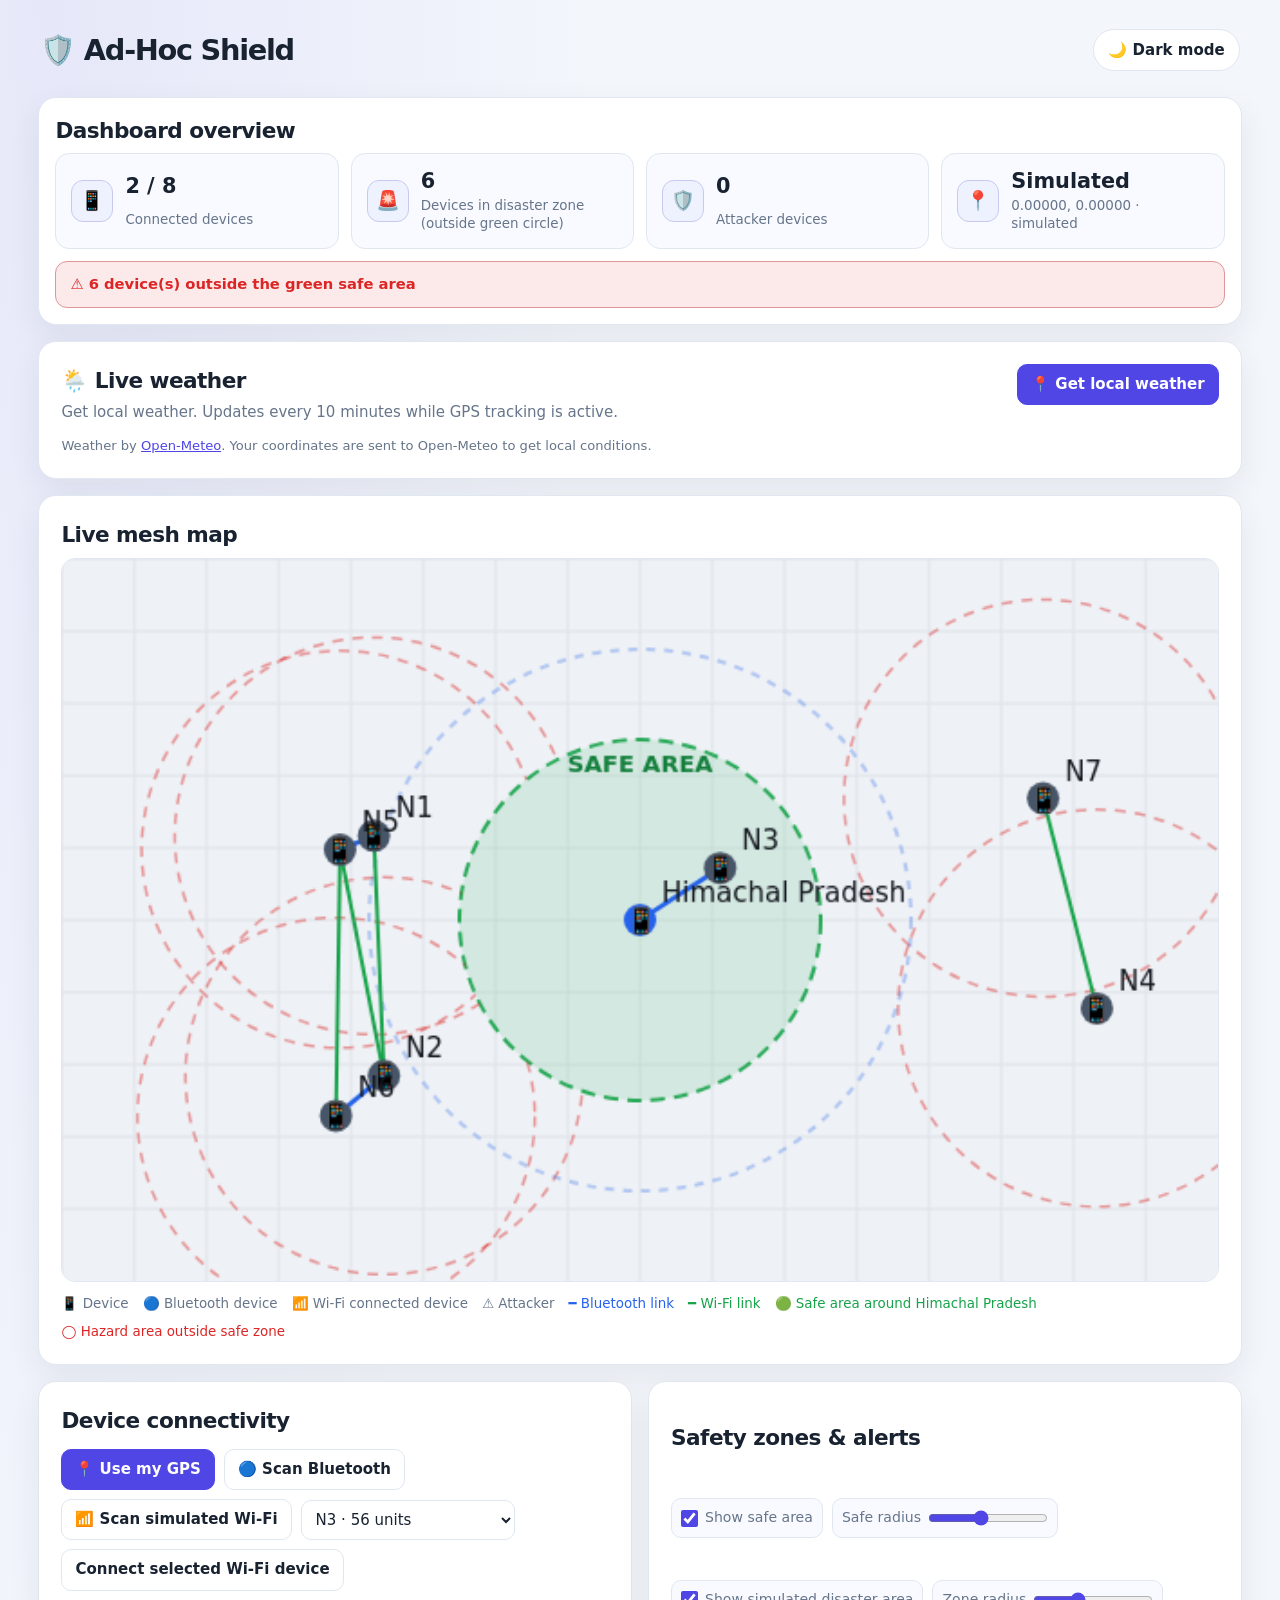
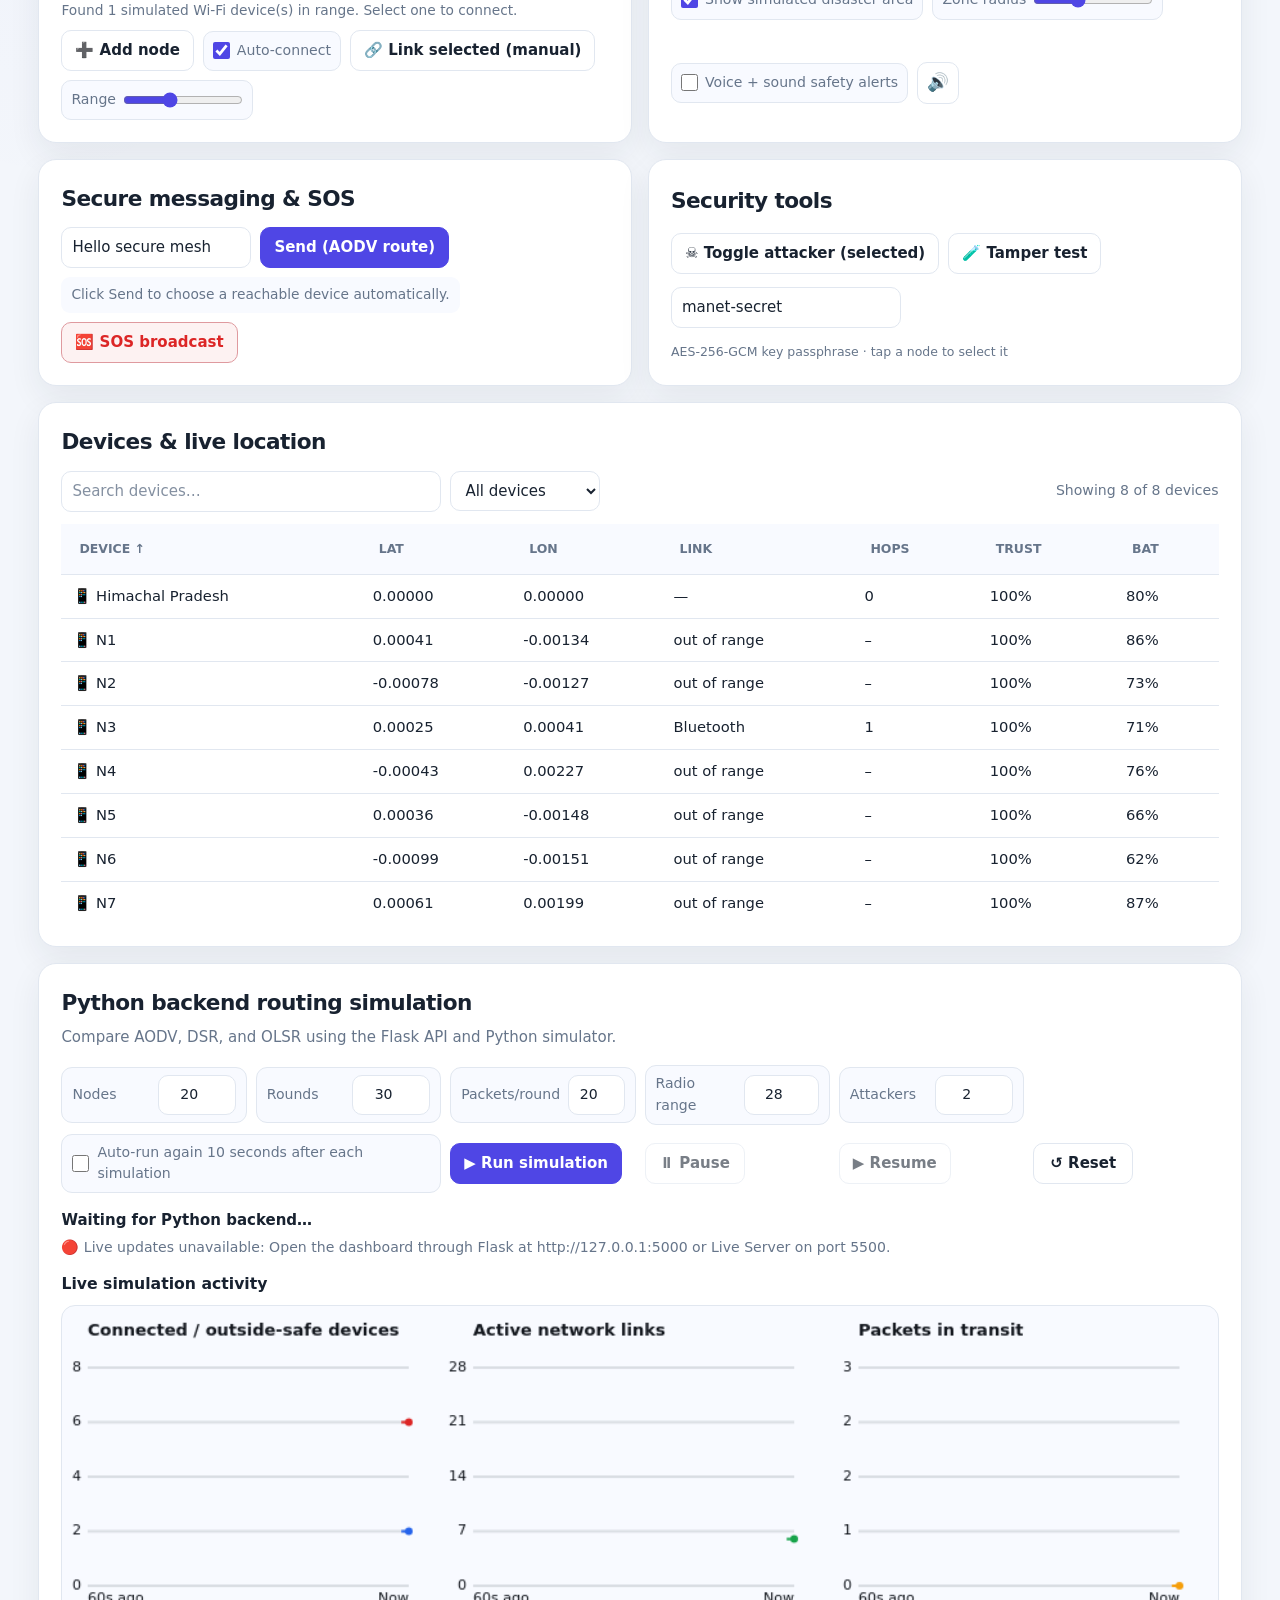
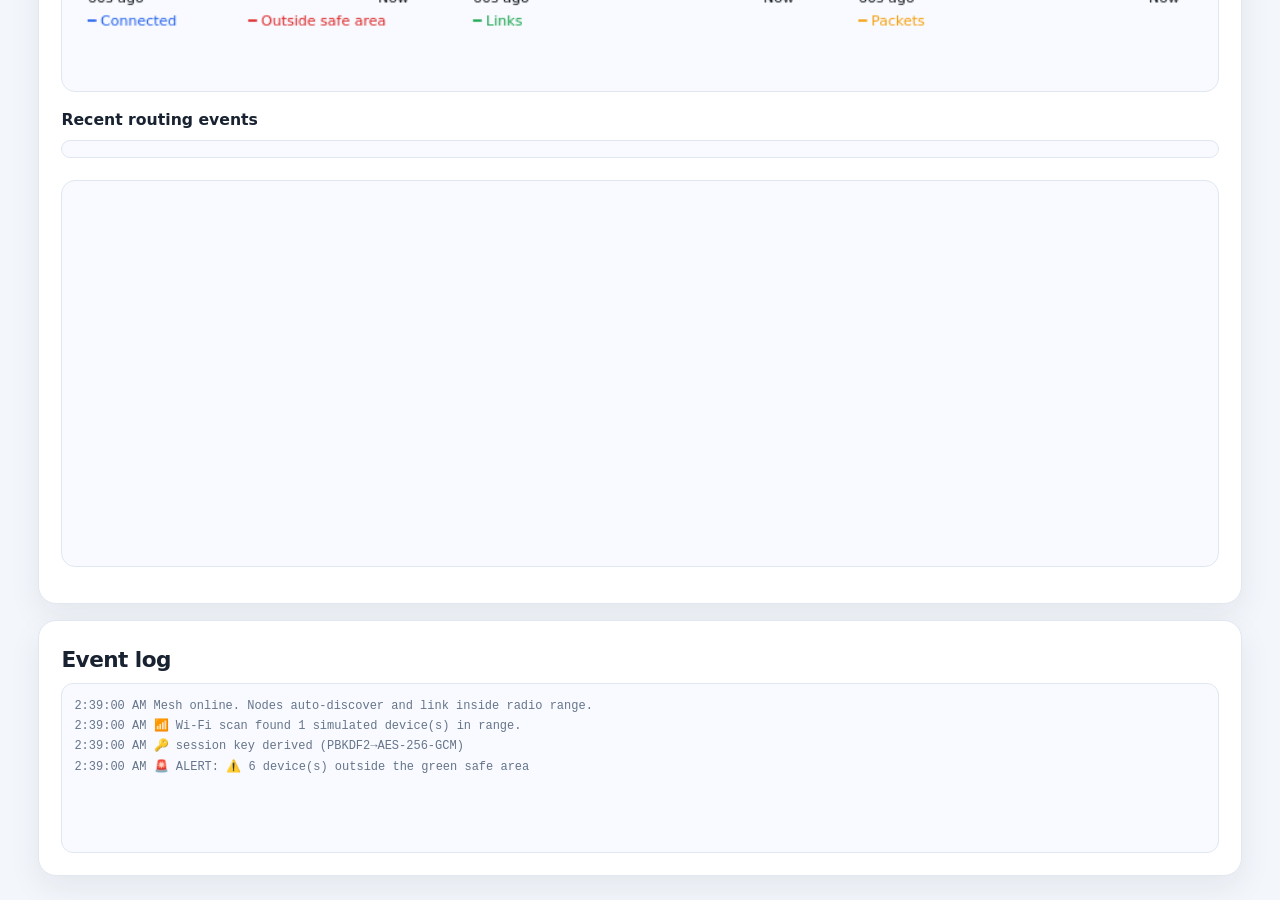
<file: index.html>
<!DOCTYPE html>
<html lang="en">
<head>
  <meta charset="utf-8">
  <meta name="viewport" content="width=device-width, initial-scale=1">
  <meta http-equiv="refresh" content="0; url=manet.html">
  <title>Ad-Hoc Shield</title>
</head>
<body>
  <script>window.location.replace("manet.html");</script>
</body>
</html>
</file>
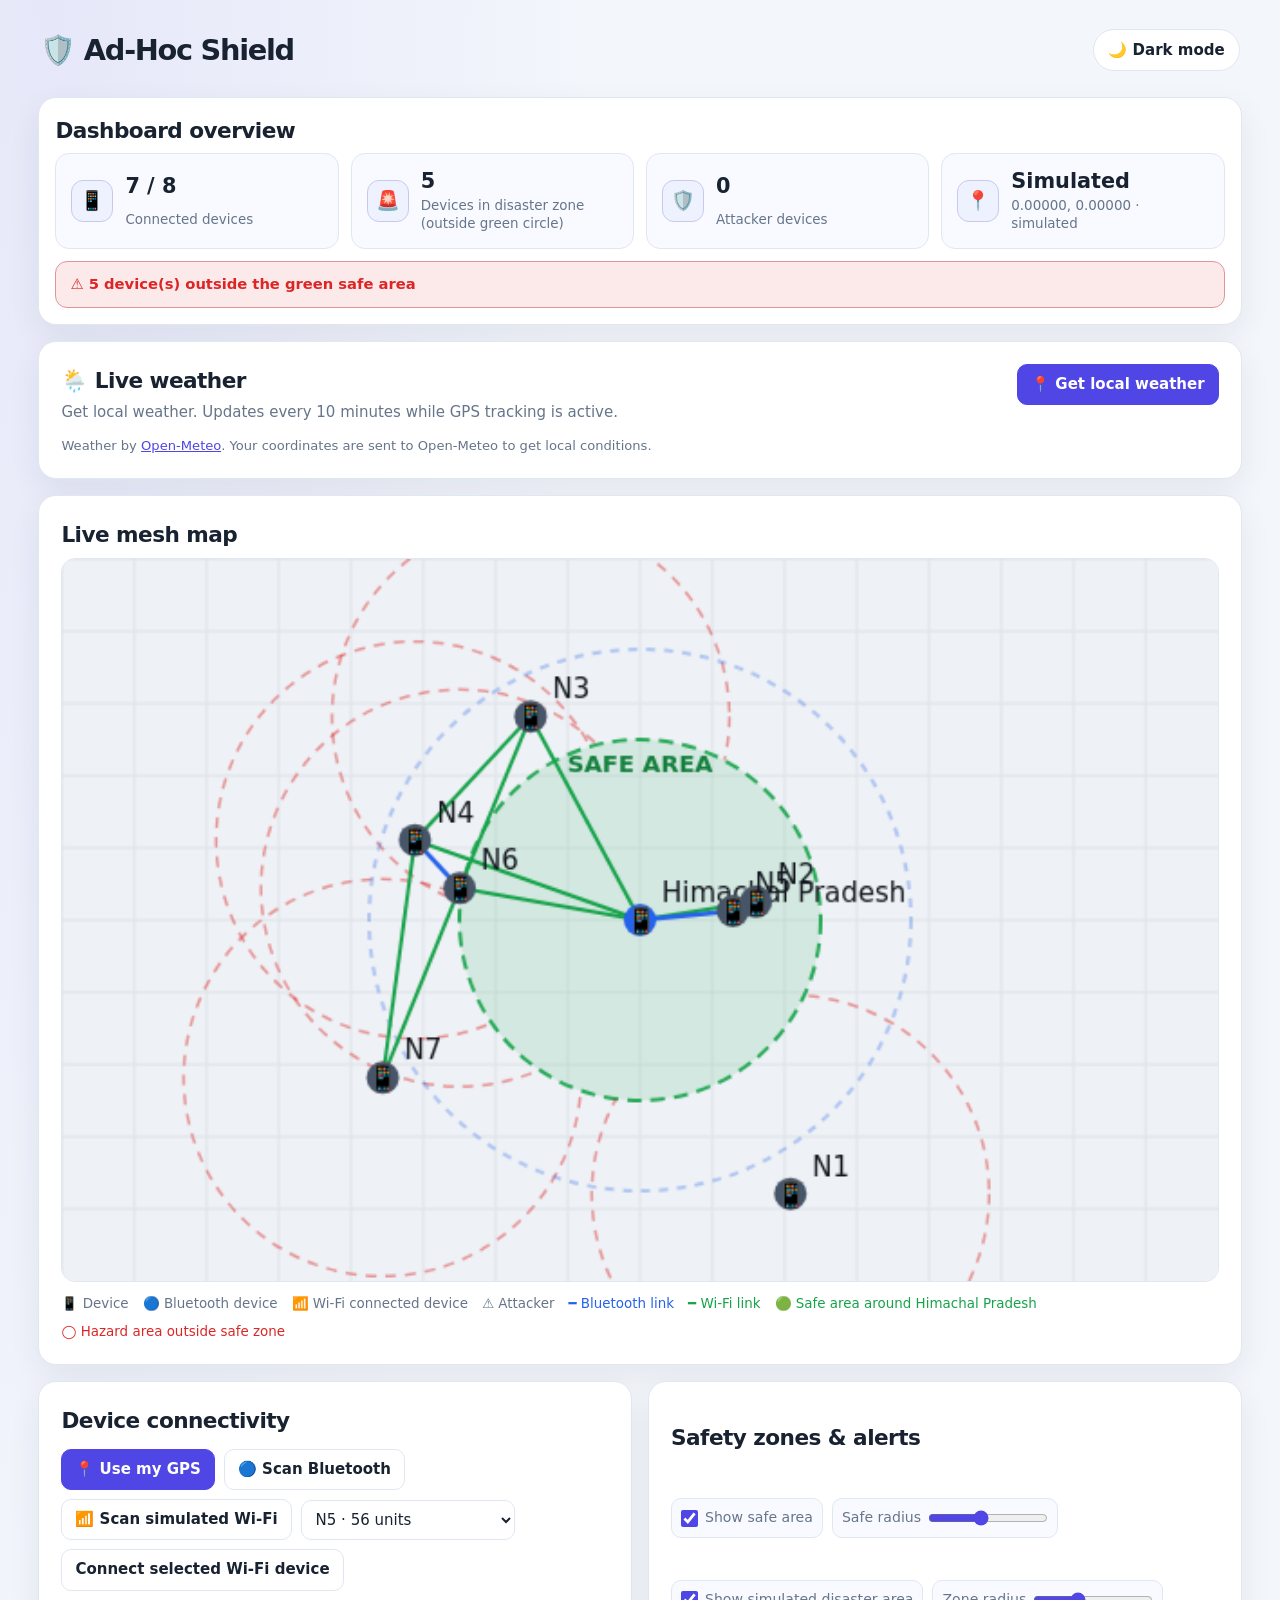
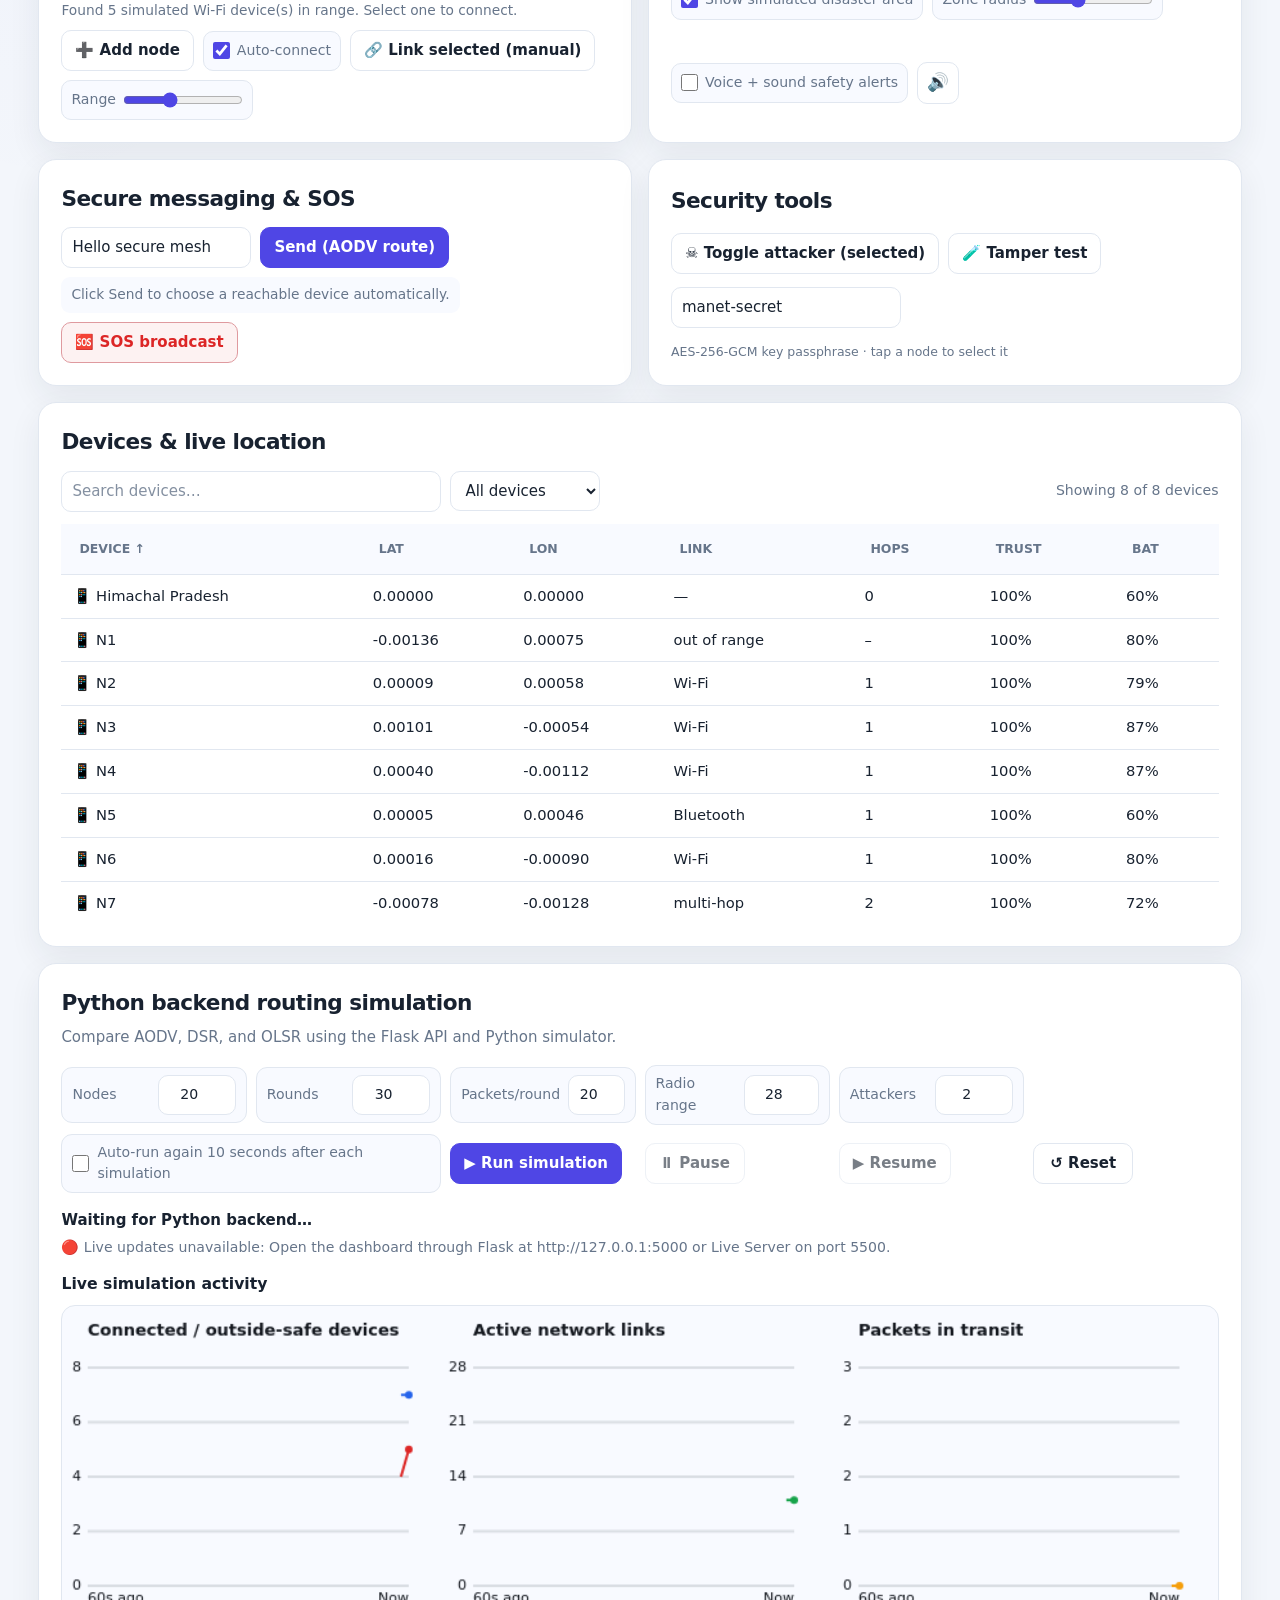
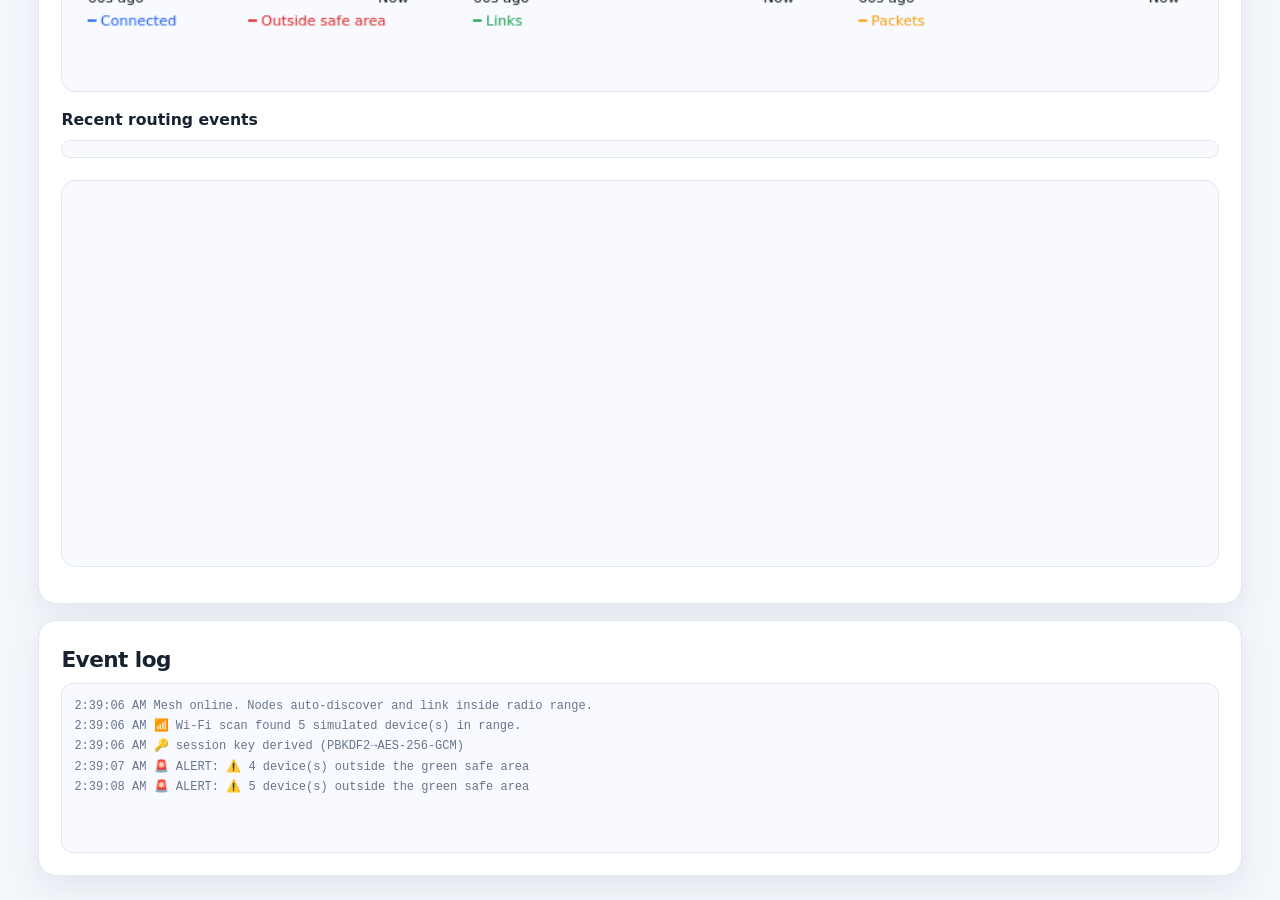
<file: manet.html>
<!DOCTYPE html>
<html lang="en"><head><meta charset="utf-8">
<meta name="viewport" content="width=device-width, initial-scale=1, viewport-fit=cover">
<title>Ad-Hoc Shield — Secure Mesh</title>
<link rel="stylesheet" href="style.css">
</head><body>
<header class="app-header">
  <h1>🛡️ Ad-Hoc Shield</h1>
  <button type="button" id="theme-toggle" aria-pressed="false">🌙 Dark mode</button>
</header>
<main class="dashboard-sections">
<section class="card status-card" aria-labelledby="overview-heading">
  <h2 id="overview-heading">Dashboard overview</h2>
  <div class="status-grid">
    <div class="status-tile"><span class="status-icon">📱</span><strong id="connected-count">0 / 0</strong><span>Connected devices</span></div>
    <div class="status-tile"><span class="status-icon">🚨</span><strong id="zone-count">0</strong><span>Devices in disaster zone (outside green circle)</span></div>
    <div class="status-tile"><span class="status-icon">🛡️</span><strong id="attacker-count">0</strong><span>Attacker devices</span></div>
    <div class="status-tile"><span class="status-icon">📍</span><strong id="location-status">Simulated</strong><span id="location-value">Location initializing…</span></div>
  </div>
  <div id="alert-banner" class="alert-banner" role="status">No active alerts.</div>
</section>
<section class="card weather-card" aria-labelledby="weather-heading">
  <div class="weather-header">
    <div>
      <h2 id="weather-heading">🌦️ Live weather</h2>
      <p id="weather-status" role="status" aria-live="polite">Get local weather. Updates every 10 minutes while GPS tracking is active.</p>
    </div>
    <button type="button" class="p" id="weather-refresh">📍 Get local weather</button>
  </div>
  <div id="weather-current" class="weather-current" hidden>
    <div class="weather-summary">
      <span id="weather-icon" class="weather-icon" aria-hidden="true">🌤️</span>
      <strong id="weather-temperature">--°C</strong>
      <span id="weather-condition">Waiting for weather…</span>
    </div>
    <div class="weather-details">
      <div><span>Feels like</span><strong id="weather-feels-like">—</strong></div>
      <div><span>Humidity</span><strong id="weather-humidity">—</strong></div>
      <div><span>Wind</span><strong id="weather-wind">—</strong></div>
      <div><span>Precipitation</span><strong id="weather-precipitation">—</strong></div>
      <div><span>Local time</span><strong id="weather-local-time">—</strong></div>
    </div>
    <p id="weather-updated" class="weather-updated"></p>
  </div>
  <small class="weather-attribution">Weather by <a href="https://open-meteo.com/" target="_blank" rel="noopener noreferrer">Open-Meteo</a>. Your coordinates are sent to Open-Meteo to get local conditions.</small>
</section>
<section class="card map-card" aria-labelledby="map-heading">
<h2 id="map-heading">Live mesh map</h2>
<canvas id="c" width="640" height="400"></canvas>
<div class="lg"><span>📱 Device</span><span>🔵 Bluetooth device</span><span>📶 Wi‑Fi connected device</span><span>⚠️ Attacker</span><span style="color:#2563eb">━ Bluetooth link</span><span style="color:#16a34a">━ Wi‑Fi link</span><span style="color:#16a34a">🟢 Safe area around Himachal Pradesh</span><span style="color:#dc2626">◯ Hazard area outside safe zone</span></div>
 </section>
<div class="controls-grid">
<section class="card control-card" aria-labelledby="connectivity-heading">
<h2 id="connectivity-heading">Device connectivity</h2>
<button class="p" id="gps">📍 Use my GPS</button>
<button id="bt">🔵 Scan Bluetooth</button>
<button id="wifi-scan">📶 Scan simulated Wi-Fi</button>
<select id="wifi-device" aria-label="Nearby simulated Wi-Fi devices" disabled>
  <option value="">Scan to find nearby devices</option>
</select>
<button id="wifi-connect" disabled>Connect selected Wi-Fi device</button>
<span id="wifi-status" class="wifi-status" role="status" aria-live="polite">Searching for nearby simulated devices…</span>
<button id="add">➕ Add node</button>
<label><input type="checkbox" id="auto" checked> Auto-connect</label>
<button id="link">🔗 Link selected (manual)</button>
<label>Range <input type="range" id="rng" min="60" max="300" value="150"></label>
 </section>
<section class="card control-card" aria-labelledby="safety-heading">
<h2 id="safety-heading">Safety zones &amp; alerts</h2>
<label><input type="checkbox" id="safe-enabled" checked> Show safe area</label>
<label>Safe radius <input type="range" id="safe-radius" min="40" max="180" value="100"></label>
<label><input type="checkbox" id="zone-enabled" checked> Show simulated disaster area</label>
<label>Zone radius <input type="range" id="zone-radius" min="50" max="220" value="110"></label>
<label><input type="checkbox" id="alarm-enabled"> Voice + sound safety alerts</label>
<button type="button" id="alert-mute" class="speaker-toggle" aria-label="Mute safety alerts" aria-pressed="false" title="Mute safety alerts">🔊</button>
 </section>
<section class="card control-card" aria-labelledby="messaging-heading">
<h2 id="messaging-heading">Secure messaging &amp; SOS</h2>
<input id="msg" placeholder="Message" value="Hello secure mesh">
<button class="p" id="send">Send (AODV route)</button>
<span id="send-status" role="status" aria-live="polite">Click Send to choose a reachable device automatically.</span>
<button class="d" id="sos">🆘 SOS broadcast</button>
 </section>
<section class="card control-card" aria-labelledby="security-heading">
<h2 id="security-heading">Security tools</h2>
<button id="bad">☠ Toggle attacker (selected)</button>
<button id="tam">🧪 Tamper test</button>
<input id="key" value="manet-secret" title="Shared passphrase → AES-256-GCM key"> <small style="color:var(--mu)">AES‑256‑GCM key passphrase · tap a node to select it</small>
 </section>
</div>
<section class="card t devices-card" aria-labelledby="devices-heading">
  <h2 id="devices-heading">Devices &amp; live location</h2>
  <div class="device-toolbar">
    <input id="device-search" type="search" placeholder="Search devices…" aria-label="Search devices">
    <select id="device-filter" aria-label="Filter devices">
      <option value="all">All devices</option>
      <option value="reachable">Reachable</option>
      <option value="attackers">Attackers</option>
      <option value="quarantined">Quarantined</option>
    </select>
    <span id="device-count" role="status" aria-live="polite"></span>
  </div>
  <table id="tb"></table>
</section>
<section class="card simulation-card" aria-labelledby="simulation-heading">
<h2 id="simulation-heading">Python backend routing simulation</h2>
<p>Compare AODV, DSR, and OLSR using the Flask API and Python simulator.</p>
<div class="sim-settings">
  <label>Nodes <input id="sim-nodes" type="number" min="3" max="100" value="20"></label>
  <label>Rounds <input id="sim-rounds" type="number" min="1" max="100" value="30"></label>
  <label>Packets/round <input id="sim-packets" type="number" min="1" max="50" value="20"></label>
  <label>Radio range <input id="sim-range" type="number" min="1" max="150" value="28"></label>
  <label>Attackers <input id="sim-attackers" type="number" min="0" max="99" value="2"></label>
  <label><input type="checkbox" id="sim-auto"> Auto-run again 10 seconds after each simulation</label>
  <button class="p" id="run-simulation">▶ Run simulation</button>
  <button type="button" id="sim-pause" disabled>⏸ Pause</button>
  <button type="button" id="sim-resume" disabled>▶ Resume</button>
  <button type="button" id="sim-reset">↺ Reset</button>
</div>
<p id="sim-status" role="status">Waiting for Python backend…</p>
<p id="sim-live-status" class="live-connection" role="status">Connecting to live event stream…</p>
<div class="live-feed-panel">
  <strong>Live simulation activity</strong>
  <canvas id="network-activity-graph" class="live-activity-graph" width="900" height="300" role="img" aria-label="Live connected devices, devices outside the safe area, network links, and packets in transit"></canvas>
  <strong>Recent routing events</strong>
  <ol id="sim-live-feed" class="sim-live-feed" role="log" aria-live="polite" aria-relevant="additions"></ol>
  <div id="live-chart-panel" class="live-chart-panel" hidden>
    <strong>Live routing performance</strong>
    <canvas id="sim-live-graph" class="live-progress-graph" width="900" height="320" role="img" aria-label="Live packet delivery, delivered packet, and route failure graph"></canvas>
  </div>
</div>
<div id="sim-metrics" class="status-grid sim-metrics" aria-live="polite"></div>
<div id="sim-results" class="t"></div>
<canvas id="sim-graph" class="sim-graph" width="900" height="300" role="img" aria-label="Routing algorithm comparison graphs" hidden></canvas>
<div id="sim-downloads" class="sim-downloads"></div>
</section>
<section class="card event-card" aria-labelledby="event-log-heading"><h2 id="event-log-heading">Event log</h2><div id="log"></div></section>
</main>
<script>
const C=document.getElementById('c'),X=C.getContext('2d'),$=id=>document.getElementById(id),root=document.documentElement;
const W=640,H=400;let nodes=[],sel=null,manual=new Set(),wifiConnected=new Set(),pk=[],flash={},base={lat:0,lon:0,gps:false},gpsWatchId=null,gpsAccuracy=null,gpsState='simulated',key,alarmAudio=null,alertMuted=false,previousAlertIds=new Set(),liveAutoTimer=null,liveEventSource=null,liveRunId=null,simulationRunCount=0,lastSimulationRows=[],weatherLastCoords=null,weatherLastFetchedAt=0,weatherRequestId=0,weatherClockFormatter=null;
const routingAlgorithms=['AODV','DSR','OLSR'];
function emptyLiveProgress(){return Object.fromEntries(routingAlgorithms.map(algorithm=>[algorithm,{sent:0,delivered:0,dropped:0,no_route:0,history:[]}]))}
let liveProgress=emptyLiveProgress();
let activitySamples=[],lastActivitySampleAt=0;
const sleep=ms=>new Promise(r=>setTimeout(r,ms)),R=()=>+$('rng').value;
const zoneRadius=()=>+$('zone-radius').value;
const isDarkTheme=()=>root.dataset.theme==='dark'||(!root.dataset.theme&&matchMedia('(prefers-color-scheme: dark)').matches);
function log(s){const l=$('log');l.innerHTML+=`<div>${new Date().toLocaleTimeString()} ${s}</div>`;l.scrollTop=1e9}
const savedTheme=localStorage.getItem('manet-theme');
if(savedTheme==='light'||savedTheme==='dark')root.dataset.theme=savedTheme;
function updateThemeButton(){
  const dark=isDarkTheme(),button=$('theme-toggle');
  button.textContent=dark?'☀️ Light mode':'🌙 Dark mode';
  button.setAttribute('aria-pressed',String(dark));
  button.setAttribute('aria-label',`Switch to ${dark?'light':'dark'} mode`);
}
$('theme-toggle').onclick=()=>{
  root.dataset.theme=isDarkTheme()?'light':'dark';
  localStorage.setItem('manet-theme',root.dataset.theme);
  updateThemeButton();
  if(lastSimulationRows.length&&!$('sim-graph').hidden)drawSimulationChart($('sim-graph'),lastSimulationRows);
  if(!$('live-chart-panel').hidden)drawLiveProgressChart();
  drawNetworkActivityChart();
};
updateThemeButton();
function mk(name,x,y,type='phone'){nodes.push({id:nodes.length,name,x,y,type,vx:(Math.random()-.5)*.6,vy:(Math.random()-.5)*.6,bad:false,trust:100,bat:60+Math.random()*40|0})}
mk('Himachal Pradesh',W/2,H/2);for(let i=1;i<=7;i++)mk('N'+i,40+Math.random()*(W-80),40+Math.random()*(H-80));
const dist=(a,b)=>Math.hypot(a.x-b.x,a.y-b.y),mkey=(i,j)=>Math.min(i,j)+'-'+Math.max(i,j);
const linked=(i,j)=>i!==j&&dist(nodes[i],nodes[j])<R()&&($('auto').checked||manual.has(mkey(i,j))||(i===0&&wifiConnected.has(j))||(j===0&&wifiConnected.has(i)));
const quar=n=>n.trust<40;
const nb=i=>nodes.filter(n=>linked(i,n.id)).map(n=>n.id);
// ---- crypto (AES-256-GCM via WebCrypto; GCM also authenticates = tamper detection)
const b64=u=>btoa(String.fromCharCode(...u)),ub=s=>Uint8Array.from(atob(s),c=>c.charCodeAt(0));
async function initKey(){const e=new TextEncoder(),km=await crypto.subtle.importKey('raw',e.encode($('key').value),'PBKDF2',false,['deriveKey']);
key=await crypto.subtle.deriveKey({name:'PBKDF2',salt:e.encode('manet-salt'),iterations:100000,hash:'SHA-256'},km,{name:'AES-GCM',length:256},false,['encrypt','decrypt']);log('🔑 session key derived (PBKDF2→AES-256-GCM)')}
async function enc(t){const iv=crypto.getRandomValues(new Uint8Array(12)),c=await crypto.subtle.encrypt({name:'AES-GCM',iv},key,new TextEncoder().encode(t));return b64(iv)+'.'+b64(new Uint8Array(c))}
async function dec(s){const[a,b]=s.split('.'),p=await crypto.subtle.decrypt({name:'AES-GCM',iv:ub(a)},key,ub(b));return new TextDecoder().decode(p)}
let keyReady=initKey();
$('key').onchange=()=>{keyReady=initKey()};
// ---- AODV-style route discovery (BFS = RREQ flood, path back = RREP), skipping quarantined nodes
function route(s,d){const prev={[s]:null},q=[s];while(q.length){const u=q.shift();if(u==d)break;for(const v of nb(u))if(!(v in prev)&&!quar(nodes[v])){prev[v]=u;q.push(v)}}
if(!(d in prev))return null;const p=[];for(let v=d;v!==null;v=prev[v])p.unshift(v);return p}
const hop=async(a,b)=>{const o={a,b,t:performance.now()};pk.push(o);await sleep(380);pk=pk.filter(x=>x!==o)};
async function send(){
  const button=$('send'),status=$('send-status');
  if(button.disabled)return;
  button.disabled=true;
  try{
    await keyReady;
    let dst=sel;
    if(dst==null||dst===0){
      const reachable=nodes.slice(1).map(node=>({node,path:route(0,node.id)}))
        .filter(item=>item.path)
        .sort((a,b)=>Number(a.node.bad)-Number(b.node.bad)||a.path.length-b.path.length);
      if(!reachable.length){
        status.textContent='No reachable device. Increase the Range or add a node.';
        log('❌ No reachable destination. Increase the radio range and try again.');
        return;
      }
      dst=reachable[0].node.id;sel=dst;
      log(`📍 No device selected; sending to nearest reachable device ${nodes[dst].name}.`);
    }
    const text=$('msg').value||'hi';
    button.textContent='🔐 Encrypting…';status.textContent=`Preparing encrypted message for ${nodes[dst].name}…`;
    const packet=await enc(text);
    log(`🔐 encrypted → ${packet.slice(0,26)}…`);
    for(let attempt=0;attempt<4;attempt++){
      const path=route(0,dst);
      if(!path){
        status.textContent=`No route to ${nodes[dst].name}. Try again when devices are in range.`;
        log('❌ RREQ failed: no route (out of range / quarantined)');
        return;
      }
      log(`RREQ→RREP: ${path.map(i=>nodes[i].name).join(' → ')} (${path.length-1} hops)`);
      let delivered=true;
      for(let index=0;index<path.length-1;index++){
        button.textContent=`📡 Sending ${index+1}/${path.length-1}…`;
        status.textContent=`Sending to ${nodes[dst].name} · hop ${index+1} of ${path.length-1}`;
        await hop(path[index],path[index+1]);
        const next=nodes[path[index+1]];
        if(next.bad&&path[index+1]!==dst){
          next.trust-=40;flash[next.id]=performance.now();
          log(`⚠ IDS: ${next.name} dropped packet (blackhole suspected) trust→${next.trust}${quar(next)?' QUARANTINED':''}; rerouting`);
          delivered=false;break;
        }
      }
      if(delivered){
        const message=await dec(packet);
        status.textContent=`✅ Delivered to ${nodes[dst].name}: "${message}"`;
        log(`✅ ${nodes[dst].name} decrypted: "${message}" · ACK returned`);
        return;
      }
    }
    status.textContent=`Delivery to ${nodes[dst].name} failed after retries.`;
    log('❌ delivery failed after retries');
  }catch(error){
    status.textContent='Send failed: '+error.message;
    log('❌ Message send failed: '+error.message);
  }finally{
    button.disabled=false;button.textContent='Send (AODV route)';
  }
}
async function sos(){const loc=ll(nodes[0]),pl=await enc(`SOS from Himachal Pradesh @ ${loc.lat.toFixed(5)},${loc.lon.toFixed(5)}`);log('🆘 SOS flooding (encrypted, with location)');
const seen={0:0},q=[0];while(q.length){const u=q.shift();for(const v of nb(u))if(!(v in seen)&&!quar(nodes[v])){seen[v]=seen[u]+1;q.push(v);hop(u,v);flash[v]=performance.now()+400*seen[v]}}
await sleep(500);for(const v in seen)if(v>0)log(`📨 ${nodes[v].name} got SOS (${seen[v]} hop) → "${await dec(pl)}"`);}
async function tamper(){const p=await enc('secret');const bad=p.slice(0,-3)+(p.slice(-3)=='AAA'?'BBB':'AAA');try{await dec(bad);log('tamper NOT detected')}catch(e){log('🛡 tampered packet rejected (GCM auth tag mismatch)')}}
// ---- location
function ll(n){const dx=n.x-W/2,dy=H/2-n.y;return{lat:base.lat+dy/111320,lon:base.lon+dx/(111320*Math.cos(base.lat*Math.PI/180)||1)}}
function updateWeatherClock(){
  if(weatherClockFormatter)$('weather-local-time').textContent=weatherClockFormatter.format(new Date());
}
setInterval(updateWeatherClock,1000);
const weatherDescriptions={
  0:['Clear sky','☀️'],1:['Mainly clear','🌤️'],2:['Partly cloudy','⛅'],3:['Overcast','☁️'],
  45:['Fog','🌫️'],48:['Rime fog','🌫️'],51:['Light drizzle','🌦️'],53:['Drizzle','🌦️'],55:['Heavy drizzle','🌧️'],
  56:['Freezing drizzle','🌧️'],57:['Heavy freezing drizzle','🌧️'],61:['Light rain','🌦️'],63:['Rain','🌧️'],65:['Heavy rain','🌧️'],
  66:['Freezing rain','🌧️'],67:['Heavy freezing rain','🌧️'],71:['Light snow','🌨️'],73:['Snow','🌨️'],75:['Heavy snow','❄️'],
  77:['Snow grains','❄️'],80:['Rain showers','🌦️'],81:['Rain showers','🌧️'],82:['Heavy rain showers','⛈️'],
  85:['Snow showers','🌨️'],86:['Heavy snow showers','❄️'],95:['Thunderstorm','⛈️'],96:['Thunderstorm with hail','⛈️'],99:['Heavy thunderstorm with hail','⛈️']
};
async function loadWeather(latitude,longitude,locationLabel){
  const requestId=++weatherRequestId,button=$('weather-refresh');
  weatherLastCoords={lat:latitude,lon:longitude};
  weatherLastFetchedAt=Date.now();
  button.disabled=true;
  $('weather-status').textContent='Loading current weather…';
  const query=new URLSearchParams({
    latitude:String(latitude),longitude:String(longitude),
    current:'temperature_2m,relative_humidity_2m,apparent_temperature,is_day,precipitation,weather_code,wind_speed_10m',
    timezone:'auto'
  });
  try{
    const response=await fetch(`https://api.open-meteo.com/v1/forecast?${query}`);
    if(!response.ok)throw new Error(`Weather service returned HTTP ${response.status}.`);
    const data=await response.json(),current=data.current;
    const values=['temperature_2m','relative_humidity_2m','apparent_temperature','precipitation','weather_code','wind_speed_10m'];
    if(!current||values.some(field=>typeof current[field]!=='number'||!Number.isFinite(current[field]))){
      throw new Error('Weather service returned incomplete current conditions.');
    }
    if(requestId!==weatherRequestId)return;
    const clockFormatter=new Intl.DateTimeFormat(undefined,{
      timeZone:data.timezone,hour:'2-digit',minute:'2-digit',second:'2-digit',timeZoneName:'short'
    });
    const [description,icon]=weatherDescriptions[current.weather_code]||['Unknown conditions','🌡️'];
    $('weather-icon').textContent=current.is_day===0&&current.weather_code===0?'🌙':icon;
    $('weather-temperature').textContent=`${Math.round(current.temperature_2m)}°C`;
    $('weather-condition').textContent=description;
    $('weather-feels-like').textContent=`${Math.round(current.apparent_temperature)}°C`;
    $('weather-humidity').textContent=`${Math.round(current.relative_humidity_2m)}%`;
    $('weather-wind').textContent=`${Math.round(current.wind_speed_10m)} km/h`;
    $('weather-precipitation').textContent=`${current.precipitation.toFixed(1)} mm`;
    weatherClockFormatter=clockFormatter;
    updateWeatherClock();
    $('weather-updated').textContent=`${locationLabel} · Weather updated ${String(current.time||'').replace('T',' ')} ${data.timezone_abbreviation||''}`.trim();
    $('weather-current').hidden=false;
    $('weather-status').textContent='Live conditions from Open-Meteo. Refreshes every 10 minutes while GPS is active.';
    button.textContent='↻ Refresh weather';
  }catch(error){
    if(requestId!==weatherRequestId)return;
    $('weather-status').textContent=`Could not load weather: ${error.message}`;
    log(`🌦️ Weather update failed: ${error.message}`);
  }finally{
    if(requestId===weatherRequestId)button.disabled=false;
  }
}
function refreshWeather(){
  if(base.gps&&gpsState==='live'){
    loadWeather(base.lat,base.lon,'GPS location');
    return;
  }
  if(!navigator.geolocation){
    $('weather-status').textContent='Location is not supported by this browser.';
    return;
  }
  if(window.isSecureContext===false&&!['localhost','127.0.0.1'].includes(location.hostname)){
    $('weather-status').textContent='Open this dashboard on localhost or HTTPS to use location.';
    return;
  }
  const button=$('weather-refresh');
  button.disabled=true;
  $('weather-status').textContent='Waiting for location permission…';
  navigator.geolocation.getCurrentPosition(position=>{
    loadWeather(position.coords.latitude,position.coords.longitude,'Your location');
  },error=>{
    const message=error.code===1?'Location permission denied. Allow location access and try again.':
      error.code===3?'Location request timed out. Try again.':'Current position is unavailable. Try again.';
    $('weather-status').textContent=message;
    button.disabled=false;
  },{enableHighAccuracy:false,maximumAge:60000,timeout:20000});
}
$('weather-refresh').onclick=refreshWeather;
function refreshWeatherForGps(latitude,longitude){
  const moved=!weatherLastCoords||Math.abs(latitude-weatherLastCoords.lat)>=0.02||Math.abs(longitude-weatherLastCoords.lon)>=0.02;
  if(moved||Date.now()-weatherLastFetchedAt>=10*60*1000)loadWeather(latitude,longitude,'GPS location');
}
function clearGpsWatch(){
  if(gpsWatchId!==null&&navigator.geolocation)navigator.geolocation.clearWatch(gpsWatchId);
  gpsWatchId=null;
  $('gps').textContent='📍 Use my GPS';
  $('gps').setAttribute('aria-pressed','false');
}
function stopGpsTracking(){
  clearGpsWatch();
  base={lat:0,lon:0,gps:false};
  gpsAccuracy=null;gpsState='simulated';
  $('location-value').textContent='Using simulated coordinates.';
  log('📍 Live GPS tracking stopped.');
  updateStatus();renderDeviceTable();
}
function startGpsTracking(){
  if(!navigator.geolocation){
    gpsState='error';$('location-value').textContent='Geolocation is not supported by this browser.';
    log('GPS unavailable: this browser does not support geolocation.');
    updateStatus();return;
  }
  if(window.isSecureContext===false&&!['localhost','127.0.0.1'].includes(location.hostname)){
    gpsState='error';$('location-value').textContent='Open this dashboard on localhost or HTTPS to use GPS.';
    log('GPS requires a secure context. Open this dashboard through localhost or HTTPS.');
    updateStatus();return;
  }
  gpsState='requesting';
  $('gps').textContent='⏹ Stop GPS tracking';
  $('gps').setAttribute('aria-pressed','true');
  $('location-value').textContent='Waiting for location permission and GPS fix…';
  updateStatus();
  try{
    gpsWatchId=navigator.geolocation.watchPosition(position=>{
      const firstFix=!base.gps;
      base.lat=position.coords.latitude;base.lon=position.coords.longitude;base.gps=true;
      gpsAccuracy=position.coords.accuracy;gpsState='live';
      if(firstFix)log(`📍 GPS location acquired · accuracy ±${Math.round(gpsAccuracy)} m.`);
      refreshWeatherForGps(base.lat,base.lon);
      updateStatus();renderDeviceTable();
    },error=>{
      const denied=error.code===1;
      gpsState='error';
      if(denied){
        clearGpsWatch();base={lat:0,lon:0,gps:false};gpsAccuracy=null;
      }
      const message=denied
        ?'Location permission denied. Allow location access in browser settings and try again.'
        :error.code===3
          ?'GPS is taking longer than expected; still waiting for a location fix.'
          :'Current position is unavailable; waiting for another GPS update.';
      $('location-value').textContent=message;
      log('GPS: '+message);
      updateStatus();
    },{enableHighAccuracy:true,maximumAge:0,timeout:20000});
  }catch(error){
    clearGpsWatch();gpsState='error';
    $('location-value').textContent='Could not start GPS: '+error.message;
    log('GPS: '+error.message);updateStatus();
  }
}
$('gps').onclick=()=>gpsWatchId===null?startGpsTracking():stopGpsTracking();
$('bt').onclick=async()=>{if(!navigator.bluetooth)return log('Web Bluetooth not supported here (use Chrome Android). Native app needed for background mesh.');
try{const d=await navigator.bluetooth.requestDevice({acceptAllDevices:true});mk(d.name||'BT-'+d.id.slice(0,4),W/2+(Math.random()-.5)*120,H/2+(Math.random()-.5)*120,'bluetooth');log('🔵 Bluetooth device joined: '+(d.name||d.id.slice(0,6)))}catch(e){log('BT: '+e.message)}};
function refreshWifiConnectButton(){
  const value=$('wifi-device').value,id=Number(value),device=value===''?null:nodes[id],button=$('wifi-connect');
  const connected=device&&wifiConnected.has(device.id);
  button.disabled=!device||connected;
  button.textContent=connected?'✅ Wi-Fi connected':'Connect selected Wi-Fi device';
}
function scanWifiDevices(){
  const select=$('wifi-device'),placeholder=document.createElement('option');
  placeholder.value='';placeholder.textContent='Select a nearby device';select.replaceChildren(placeholder);
  const nearby=nodes.filter(node=>node.id!==0&&dist(nodes[0],node)<R())
    .sort((left,right)=>dist(nodes[0],left)-dist(nodes[0],right));
  for(const node of nearby){
    const option=document.createElement('option');
    option.value=String(node.id);
    option.textContent=`${node.name} · ${Math.round(dist(nodes[0],node))} units${wifiConnected.has(node.id)?' · connected':''}`;
    select.append(option);
  }
  select.disabled=nearby.length===0;
  if(nearby.length)select.value=String(nearby[0].id);
  $('wifi-status').textContent=nearby.length
    ?`Found ${nearby.length} simulated Wi-Fi device(s) in range. Select one to connect.`
    :'No simulated Wi-Fi devices in range. Increase Range or add a node.';
  refreshWifiConnectButton();
  log(`📶 Wi-Fi scan found ${nearby.length} simulated device(s) in range.`);
}
function connectWifiDevice(){
  const id=Number($('wifi-device').value),device=nodes[id];
  if(!device)return;
  if(dist(nodes[0],device)>=R()){
    $('wifi-status').textContent=`${device.name} moved out of range. Scan again or increase Range.`;
    log(`📶 Wi-Fi connection to ${device.name} failed: device is out of range.`);
    return;
  }
  wifiConnected.add(id);
  $('wifi-status').textContent=`Connected to ${device.name} over simulated Wi-Fi.`;
  log(`📶 Connected to ${device.name} over simulated Wi-Fi.`);
  renderDeviceTable();
  updateStatus();
  const option=$('wifi-device').selectedOptions[0];
  if(option)option.textContent=`${device.name} · connected`;
  refreshWifiConnectButton();
}
$('wifi-scan').onclick=scanWifiDevices;
$('wifi-device').onchange=refreshWifiConnectButton;
$('wifi-connect').onclick=connectWifiDevice;
$('add').onclick=()=>{mk('N'+nodes.length,Math.random()*W,Math.random()*H);log('Node joined — auto-discovered')};
$('link').onclick=()=>{if(sel)manual.add(mkey(0,sel)),log('Manual link Himachal Pradesh ↔ '+nodes[sel].name)};
$('bad').onclick=()=>{if(sel){const n=nodes[sel];n.bad=!n.bad;if(!n.bad)n.trust=100;log(n.name+(n.bad?' now simulates a blackhole attacker':' behaves normally; trust restored'));renderDeviceTable();updateStatus()}};
$('send').onclick=send;$('sos').onclick=sos;$('tam').onclick=tamper;
function renderSimulationMetrics(rows){
  const bestPdr=rows.reduce((best,row)=>row.pdr>best.pdr?row:best,rows[0]);
  const deliveredRows=rows.filter(row=>row.delivered>0);
  const lowestDelay=deliveredRows.length
    ?deliveredRows.reduce((best,row)=>row.delay<best.delay?row:best,deliveredRows[0])
    :null;
  const mostDetected=rows.reduce((best,row)=>row.detected>best.detected?row:best,rows[0]);
  const metrics=[
    [bestPdr?`${bestPdr.pdr.toFixed(1)}%`:'—',`Best delivery rate${bestPdr?` · ${bestPdr.algorithm}`:''}`],
    [lowestDelay?`${lowestDelay.delay.toFixed(1)} ms`:'—',`Lowest average delay${lowestDelay?` · ${lowestDelay.algorithm}`:''}`],
    [mostDetected?String(mostDetected.detected):'0',`Most attackers detected${mostDetected?` · ${mostDetected.algorithm}`:''}`]
  ];
  const container=$('sim-metrics');
  container.replaceChildren(...metrics.map(([value,label])=>{
    const tile=document.createElement('div'),strong=document.createElement('strong'),caption=document.createElement('span');
    tile.className='status-tile';strong.textContent=value;caption.textContent=label;
    tile.append(strong,caption);return tile;
  }));
}
function simulationBackendOrigin(){
  if(location.port==='5000')return location.origin;
  if(location.port==='5500'&&['127.0.0.1','localhost'].includes(location.hostname)){
    return `${location.protocol}//${location.hostname}:5000`;
  }
  throw new Error('Open the dashboard through Flask at http://127.0.0.1:5000 or Live Server on port 5500.');
}
function backendNumber(value,field){
  if(typeof value!=='number'||!Number.isFinite(value))throw new Error(`Backend returned an invalid ${field}.`);
  return value;
}
function simulationSettings(){
  const settings={
    nodes:Number($('sim-nodes').value),
    rounds:Number($('sim-rounds').value),
    packets:Number($('sim-packets').value),
    range:Number($('sim-range').value),
    attackers:Number($('sim-attackers').value)
  };
  if(!Number.isInteger(settings.nodes)||settings.nodes<3||settings.nodes>100||
     !Number.isInteger(settings.rounds)||settings.rounds<1||settings.rounds>100||
     !Number.isInteger(settings.packets)||settings.packets<1||settings.packets>50||
     !Number.isFinite(settings.range)||settings.range<1||settings.range>150||
     !Number.isInteger(settings.attackers)||settings.attackers<0||settings.attackers>=settings.nodes){
    throw new Error('Check settings: nodes 3–100, rounds 1–100, packets 1–50, range 1–150, and attackers fewer than nodes.');
  }
  return settings;
}
function renderBackendResults(payload){
  if(!Array.isArray(payload.results)||payload.results.length!==3){
    throw new Error('Backend response did not contain all three routing results.');
  }
  const rows=payload.results.map(result=>{
    if(!result||typeof result.algorithm!=='string')throw new Error('Backend returned an invalid algorithm result.');
    return{
      algorithm:result.algorithm,
      sent:backendNumber(result.sent,'sent packet count'),
      delivered:backendNumber(result.delivered,'delivered packet count'),
      pdr:backendNumber(result.pdr_percent,'packet delivery ratio'),
      delay:backendNumber(result.average_delay_ms,'average delay'),
      hops:backendNumber(result.average_hops,'average hop count'),
      detected:backendNumber(result.detected_nodes,'detected node count')
    };
  });
  lastSimulationRows=rows;
  renderSimulationMetrics(rows);
  const table=document.createElement('table');
  table.innerHTML='<thead><tr><th>Algorithm</th><th>Sent</th><th>Delivered</th><th>PDR (%)</th><th>Avg delay (ms)</th><th>Avg hops</th><th>Detected attackers</th></tr></thead>';
  const body=document.createElement('tbody');
  for(const result of rows){
    const row=document.createElement('tr');
    for(const value of [result.algorithm,result.sent,result.delivered,result.pdr.toFixed(2),result.delay.toFixed(2),result.hops.toFixed(2),result.detected]){
      const cell=document.createElement('td');cell.textContent=String(value);row.append(cell);
    }
    body.append(row);
  }
  table.append(body);$('sim-results').replaceChildren(table);
  const chart=$('sim-graph');drawSimulationChart(chart,rows);chart.hidden=false;
  const backendOrigin=simulationBackendOrigin();
  const reports=[
    [payload.graph_url,'Open server graph','server-graph-link'],
    [payload.csv_url,'Open server CSV',''],
    [payload.database_url,'Open event database','']
  ];
  const downloads=$('sim-downloads');downloads.replaceChildren();
  for(const [path,label,linkClass] of reports){
    if(typeof path!=='string'||!path.startsWith('/reports/'))throw new Error(`Backend did not provide a valid ${label} link.`);
    const link=document.createElement('a');
    link.href=new URL(path,backendOrigin).href;
    link.textContent=label;
    link.target='_blank';link.rel='noopener';
    if(linkClass)link.className=linkClass;
    downloads.append(link);
  }
  return rows;
}
function addLiveFeed(text,kind='info'){
  const feed=$('sim-live-feed'),item=document.createElement('li');
  item.className=`live-event ${kind}`;item.textContent=`${new Date().toLocaleTimeString()} · ${text}`;
  feed.append(item);
  while(feed.children.length>60)feed.firstElementChild.remove();
  feed.scrollTop=feed.scrollHeight;
}
function updateLiveControls(status){
  const active=status==='running'||status==='paused';
  $('run-simulation').disabled=active;
  $('sim-pause').disabled=status!=='running';
  $('sim-resume').disabled=status!=='paused';
}
function resetLiveProgress(show=false){
  liveProgress=emptyLiveProgress();
  $('live-chart-panel').hidden=!show;
  if(show)drawLiveProgressChart();
}
function recordLiveProgress(event){
  const progress=liveProgress[event.algorithm];
  if(!progress)return false;
  for(const field of ['sent','delivered','dropped','no_route']){
    if(typeof event[field]!=='number'||!Number.isFinite(event[field])||event[field]<0){
      throw new Error(`Backend returned invalid live ${field} data.`);
    }
    progress[field]+=event[field];
  }
  progress.history.push({
    round:event.round,
    pdr:progress.sent?progress.delivered*100/progress.sent:0
  });
  return true;
}
function scheduleAutomaticRun(){
  if(!$('sim-auto').checked)return;
  clearTimeout(liveAutoTimer);
  liveAutoTimer=setTimeout(()=>startLiveSimulation(),10000);
}
function handleLiveEvent(event){
  if(event.type==='state'){
    const newRun=event.run_id&&event.run_id!==liveRunId;
    liveRunId=event.run_id||null;
    if(newRun&&(event.status==='running'||event.status==='paused'))resetLiveProgress(true);
    if(event.payload&&event.status==='completed'){
      try{renderBackendResults(event.payload)}
      catch(error){$('sim-status').textContent='Could not render previous simulation: '+error.message}
    }
    updateLiveControls(event.status);
    $('sim-status').textContent=event.status==='idle'
      ?'Live stream connected · ready to run.'
      :`Live simulation ${event.status}.`;
    return;
  }
  if(event.type==='started'){
    liveRunId=event.run_id;
    resetLiveProgress(true);
    updateLiveControls('running');
    $('sim-status').textContent='Live simulation running…';
    addLiveFeed(`Simulation started · ${event.rounds} rounds.`,'started');
    return;
  }
  if(event.run_id&&event.run_id!==liveRunId)return;
  if(event.type==='progress'){
    if(recordLiveProgress(event))drawLiveProgressChart();
    $('sim-status').textContent=`Round ${event.round}/${event.rounds} · ${event.algorithm} · ${event.delivered}/${event.sent} delivered`;
    addLiveFeed(`Round ${event.round}/${event.rounds} · ${event.algorithm}: ${event.delivered}/${event.sent} delivered, ${event.dropped} dropped, ${event.no_route} without route.`);
  }else if(event.type==='paused'){
    updateLiveControls('paused');
    $('sim-status').textContent='Simulation paused.';
    addLiveFeed('Simulation paused.','paused');
  }else if(event.type==='resumed'){
    updateLiveControls('running');
    $('sim-status').textContent='Simulation resumed.';
    addLiveFeed('Simulation resumed.','started');
  }else if(event.type==='stopped'){
    updateLiveControls('stopped');
    $('sim-status').textContent='Simulation stopped.';
    addLiveFeed('Simulation stopped.','stopped');
  }else if(event.type==='complete'){
    try{
      renderBackendResults(event);
      simulationRunCount++;
      $('sim-status').textContent=`Live simulation completed at ${new Date().toLocaleTimeString()} · run #${simulationRunCount}.`;
      addLiveFeed('Simulation completed. Results and reports are ready.','complete');
      updateLiveControls('completed');
      scheduleAutomaticRun();
    }catch(error){
      $('sim-status').textContent='Could not render simulation results: '+error.message;
      updateLiveControls('error');
    }
  }else if(event.type==='error'){
    $('sim-status').textContent='Live simulation failed: '+event.message;
    addLiveFeed('Simulation failed: '+event.message,'error');
    updateLiveControls('error');
  }else if(event.type==='reset'){
    liveRunId=null;clearTimeout(liveAutoTimer);
    $('sim-results').replaceChildren();$('sim-downloads').replaceChildren();
    $('sim-metrics').replaceChildren();$('sim-live-feed').replaceChildren();
    $('sim-graph').hidden=true;lastSimulationRows=[];
    resetLiveProgress();
    $('sim-status').textContent='Simulation reset · ready to run.';
    updateLiveControls('idle');
  }
}
function connectLiveEvents(){
  try{
    const backendOrigin=simulationBackendOrigin();
    liveEventSource=new EventSource(`${backendOrigin}/api/live/events`);
    liveEventSource.onopen=()=>{$('sim-live-status').textContent='🟢 Live updates connected';};
    liveEventSource.onmessage=message=>{
      try{handleLiveEvent(JSON.parse(message.data))}
      catch(error){$('sim-status').textContent='Invalid live update: '+error.message}
    };
    liveEventSource.onerror=()=>{
      $('sim-live-status').textContent='🟠 Reconnecting to live updates…';
    };
  }catch(error){
    $('sim-live-status').textContent='🔴 Live updates unavailable: '+error.message;
  }
}
async function startLiveSimulation(){
  const button=$('run-simulation');
  if(button.disabled)return;
  clearTimeout(liveAutoTimer);
  try{
    const settings=simulationSettings();
    const backendOrigin=simulationBackendOrigin();
    const seedBuffer=new Uint32Array(1);crypto.getRandomValues(seedBuffer);
    button.disabled=true;$('sim-status').textContent='Starting live simulation…';
    $('sim-results').replaceChildren();$('sim-downloads').replaceChildren();
    $('sim-metrics').replaceChildren();$('sim-graph').hidden=true;lastSimulationRows=[];
    resetLiveProgress(true);
    const response=await fetch(`${backendOrigin}/api/live/start`,{
      method:'POST',
      headers:{'Content-Type':'application/json'},
      body:JSON.stringify({
        nodes:settings.nodes,rounds:settings.rounds,packets:settings.packets,
        radio_range:settings.range,attackers:settings.attackers,seed:seedBuffer[0]
      })
    });
    const payload=await response.json();
    if(!response.ok)throw new Error(payload.error||`Backend returned HTTP ${response.status}.`);
    liveRunId=payload.run_id;
    updateLiveControls(payload.status);
  }catch(error){
    $('sim-status').textContent='Could not start live simulation: '+error.message;
    updateLiveControls('error');
    log('❌ '+$('sim-status').textContent);
  }
}
async function sendLiveControl(action){
  const backendOrigin=simulationBackendOrigin();
  const response=await fetch(`${backendOrigin}/api/live/control`,{
    method:'POST',headers:{'Content-Type':'application/json'},body:JSON.stringify({action})
  });
  const payload=await response.json();
  if(!response.ok)throw new Error(payload.error||`Backend returned HTTP ${response.status}.`);
  return payload;
}
async function controlLiveSimulation(action){
  try{
    await sendLiveControl(action);
    if(action==='reset')handleLiveEvent({type:'reset'});
  }catch(error){
    $('sim-status').textContent=`Could not ${action} simulation: ${error.message}`;
  }
}
function drawLiveProgressChart(){
  const canvas=$('sim-live-graph'),context=canvas.getContext('2d'),dark=isDarkTheme();
  const text=dark?'#e8ecf2':'#14181f',grid=dark?'#354152':'#d9dde3';
  const colors=['#2563eb','#16a34a','#f59e0b'],totalRounds=Math.max(1,Number($('sim-rounds').value)||1);
  context.clearRect(0,0,canvas.width,canvas.height);
  context.font='12px system-ui';context.textBaseline='middle';
  for(let panelIndex=0;panelIndex<3;panelIndex++){
    const left=20+panelIndex*300,top=48,width=250,height=180;
    context.fillStyle=text;context.textAlign='left';context.font='bold 14px system-ui';
    context.fillText(['Live packet delivery (%)','Packets delivered','Dropped / no route'][panelIndex],left,20);
    context.font='11px system-ui';
    const scale=panelIndex===0?100:panelIndex===1
      ?Math.max(1,...routingAlgorithms.map(name=>liveProgress[name].sent))
      :Math.max(1,...routingAlgorithms.map(name=>liveProgress[name].dropped+liveProgress[name].no_route));
    for(let tick=0;tick<=4;tick++){
      const y=top+height-tick*height/4;
      context.strokeStyle=grid;context.beginPath();context.moveTo(left,y);context.lineTo(left+width,y);context.stroke();
      context.fillStyle=text;context.textAlign='right';
      context.fillText(panelIndex===0?`${tick*25}%`:String(Math.round(scale*tick/4)),left-5,y);
    }
    if(panelIndex===0){
      routingAlgorithms.forEach((algorithm,index)=>{
        const history=liveProgress[algorithm].history;
        if(!history.length)return;
        context.strokeStyle=colors[index];context.fillStyle=colors[index];context.lineWidth=2;
        context.beginPath();
        history.forEach((point,pointIndex)=>{
          const x=left+Math.min(1,point.round/totalRounds)*width;
          const y=top+height-point.pdr/100*height;
          if(pointIndex===0)context.moveTo(x,y);else context.lineTo(x,y);
        });
        context.stroke();
        const last=history[history.length-1],lastX=left+Math.min(1,last.round/totalRounds)*width;
        const lastY=top+height-last.pdr/100*height;
        context.beginPath();context.arc(lastX,lastY,3,0,Math.PI*2);context.fill();
      });
      context.fillStyle=text;context.textAlign='left';context.font='11px system-ui';
      context.fillText('Round 1',left,top+height+20);
      context.textAlign='right';context.fillText(`Round ${totalRounds}`,left+width,top+height+20);
      routingAlgorithms.forEach((algorithm,index)=>{
        context.fillStyle=colors[index];context.textAlign='left';
        context.fillText(`━ ${algorithm}`,left+index*78,top+height+42);
      });
    }else{
      routingAlgorithms.forEach((algorithm,index)=>{
        const progress=liveProgress[algorithm],barWidth=42,x=left+24+index*76;
        if(panelIndex===1){
          const barHeight=progress.delivered/scale*height;
          context.fillStyle=colors[index];context.fillRect(x,top+height-barHeight,barWidth,barHeight);
          context.fillStyle=text;context.textAlign='center';context.font='11px system-ui';
          context.fillText(`${progress.delivered}/${progress.sent}`,x+barWidth/2,top+height-barHeight-9);
        }else{
          const droppedHeight=progress.dropped/scale*height,noRouteHeight=progress.no_route/scale*height;
          context.fillStyle='#f59e0b';context.fillRect(x,top+height-droppedHeight,barWidth,droppedHeight);
          context.fillStyle='#dc2626';context.fillRect(x,top+height-droppedHeight-noRouteHeight,barWidth,noRouteHeight);
        }
        context.fillStyle=text;context.textAlign='center';context.font='11px system-ui';
        context.fillText(algorithm,x+barWidth/2,top+height+18);
      });
      if(panelIndex===2){
        context.textAlign='left';context.fillStyle='#f59e0b';context.fillText('■ Dropped',left,top+height+42);
        context.fillStyle='#dc2626';context.fillText('■ No route',left+95,top+height+42);
      }
    }
  }
}
function recordNetworkActivity(connected,outsideSafeArea){
  const now=Date.now();
  if(now-lastActivitySampleAt<1000)return;
  lastActivitySampleAt=now;
  let activeLinks=0;
  for(let left=0;left<nodes.length;left++){
    for(let right=left+1;right<nodes.length;right++){
      if(linked(left,right))activeLinks++;
    }
  }
  activitySamples.push({time:now,connected,outsideSafeArea,activeLinks,packetsInTransit:pk.length});
  while(activitySamples.length&&now-activitySamples[0].time>60000)activitySamples.shift();
  if(activitySamples.length>60)activitySamples.shift();
  drawNetworkActivityChart();
}
function drawNetworkActivityChart(){
  const canvas=$('network-activity-graph'),context=canvas.getContext('2d'),dark=isDarkTheme();
  const text=dark?'#e8ecf2':'#14181f',grid=dark?'#354152':'#d9dde3';
  const chartStart=Date.now()-60000;
  const panels=[
    {title:'Connected / outside-safe devices',max:Math.max(1,nodes.length),series:[
      {key:'connected',label:'Connected',color:'#2563eb'},
      {key:'outsideSafeArea',label:'Outside safe area',color:'#dc2626'}
    ]},
    {title:'Active network links',max:Math.max(1,nodes.length*(nodes.length-1)/2),series:[
      {key:'activeLinks',label:'Links',color:'#16a34a'}
    ]},
    {title:'Packets in transit',max:Math.max(3,...activitySamples.map(sample=>sample.packetsInTransit)),series:[
      {key:'packetsInTransit',label:'Packets',color:'#f59e0b'}
    ]}
  ];
  context.clearRect(0,0,canvas.width,canvas.height);
  context.font='12px system-ui';context.textBaseline='middle';
  panels.forEach((panel,index)=>{
    const left=20+index*300,top=48,width=250,height=170;
    context.fillStyle=text;context.textAlign='left';context.font='bold 13px system-ui';
    context.fillText(panel.title,left,20);
    context.font='11px system-ui';
    for(let tick=0;tick<=4;tick++){
      const y=top+height-tick*height/4;
      context.strokeStyle=grid;context.beginPath();context.moveTo(left,y);context.lineTo(left+width,y);context.stroke();
      context.fillStyle=text;context.textAlign='right';
      context.fillText(String(Math.round(panel.max*tick/4)),left-5,y);
    }
    panel.series.forEach((series,seriesIndex)=>{
      if(!activitySamples.length)return;
      context.strokeStyle=series.color;context.fillStyle=series.color;context.lineWidth=2;
      context.beginPath();
      activitySamples.forEach(sample=>{
        const x=left+Math.max(0,Math.min(1,(sample.time-chartStart)/60000))*width;
        const y=top+height-Math.min(panel.max,sample[series.key])/panel.max*height;
        if(sample===activitySamples[0])context.moveTo(x,y);else context.lineTo(x,y);
      });
      context.stroke();
      const last=activitySamples[activitySamples.length-1];
      const lastX=left+Math.max(0,Math.min(1,(last.time-chartStart)/60000))*width;
      const lastY=top+height-Math.min(panel.max,last[series.key])/panel.max*height;
      context.beginPath();context.arc(lastX,lastY,3,0,Math.PI*2);context.fill();
      context.fillStyle=series.color;context.textAlign='left';context.font='11px system-ui';
      context.fillText(`━ ${series.label}`,left+seriesIndex*125,top+height+28);
    });
    context.fillStyle=text;context.font='11px system-ui';context.textAlign='left';
    context.fillText('60s ago',left,top+height+10);
    context.textAlign='right';context.fillText('Now',left+width,top+height+10);
  });
}
function drawSimulationChart(canvas,rows){
  const context=canvas.getContext('2d'),dark=isDarkTheme();
  const text=dark?'#e8ecf2':'#14181f',grid=dark?'#354152':'#d9dde3',colors=['#2563eb','#16a34a','#f59e0b'];
  const panels=[
    {key:'pdr',title:'Packet delivery ratio (%)',max:100,format:value=>value.toFixed(0)+'%'},
    {key:'delay',title:'Average delay (ms)',max:Math.max(1,...rows.map(row=>row.delay))*1.15,format:value=>value.toFixed(0)},
    {key:'hops',title:'Average hop count',max:Math.max(1,...rows.map(row=>row.hops))*1.15,format:value=>value.toFixed(1)}
  ];
  context.clearRect(0,0,canvas.width,canvas.height);
  context.font='14px system-ui';context.textBaseline='middle';
  panels.forEach((panel,index)=>{
    const left=index*300+22,top=45,width=250,height=190;
    context.fillStyle=text;context.textAlign='left';context.font='bold 14px system-ui';context.fillText(panel.title,left,22);
    context.font='12px system-ui';
    for(let tick=0;tick<=4;tick++){
      const y=top+height-tick*height/4;
      context.strokeStyle=grid;context.beginPath();context.moveTo(left,y);context.lineTo(left+width,y);context.stroke();
      context.fillStyle=text;context.textAlign='right';context.fillText(panel.format(panel.max*tick/4),left-5,y);
    }
    rows.forEach((row,rowIndex)=>{
      const barWidth=44,x=left+35+rowIndex*68;
      const barHeight=Math.min(height,Math.max(0,row[panel.key]/panel.max*height));
      context.fillStyle=colors[rowIndex];context.fillRect(x,top+height-barHeight,barWidth,barHeight);
      context.fillStyle=text;context.textAlign='center';context.font='12px system-ui';
      context.fillText(row.algorithm,x+barWidth/2,top+height+17);
    });
  });
}
$('run-simulation').onclick=startLiveSimulation;
$('sim-pause').onclick=()=>controlLiveSimulation('pause');
$('sim-resume').onclick=()=>controlLiveSimulation('resume');
$('sim-reset').onclick=()=>controlLiveSimulation('reset');
$('sim-auto').onchange=()=>{
  clearTimeout(liveAutoTimer);
  if($('sim-auto').checked){
    log('▶ Automatic live simulations enabled (10 seconds after each run).');
    startLiveSimulation();
  }else log('Automatic live simulations disabled.');
};
$('alarm-enabled').onchange=async()=>{
  if(!$('alarm-enabled').checked){
    if('speechSynthesis' in window)window.speechSynthesis.cancel();
    return;
  }
  try{
    const AudioContextClass=window.AudioContext||window.webkitAudioContext;
    if(AudioContextClass){
      alarmAudio=alarmAudio||new AudioContextClass();
      await alarmAudio.resume();
    }
    const voiceSupported='speechSynthesis' in window&&'SpeechSynthesisUtterance' in window;
    if(!voiceSupported&&!AudioContextClass)throw new Error('Voice and sound alerts are not supported by this browser.');
    playAlarm();
    if(voiceSupported){
      speakSafetyAlert('Voice safety alerts are enabled.');
      log('🔊 Voice and sound safety alerts enabled.');
    }else{
      log('🔔 Voice alerts are not supported; sound alerts are enabled instead.');
    }
  }catch(error){$('alarm-enabled').checked=false;log('Alarm: '+error.message)}
};
$('alert-mute').onclick=()=>{
  alertMuted=!alertMuted;
  const button=$('alert-mute');
  button.textContent=alertMuted?'🔇':'🔊';
  button.setAttribute('aria-pressed',String(alertMuted));
  button.setAttribute('aria-label',alertMuted?'Unmute safety alerts':'Mute safety alerts');
  button.title=alertMuted?'Unmute safety alerts':'Mute safety alerts';
  if(alertMuted&&'speechSynthesis' in window)window.speechSynthesis.cancel();
  log(alertMuted?'🔇 Safety alerts muted.':'🔊 Safety alerts unmuted.');
};
function playAlarm(){
  if(!$('alarm-enabled').checked||alertMuted||!alarmAudio||alarmAudio.state!=='running')return;
  const oscillator=alarmAudio.createOscillator(),gain=alarmAudio.createGain();
  oscillator.type='sine';oscillator.frequency.value=880;
  gain.gain.setValueAtTime(.14,alarmAudio.currentTime);
  gain.gain.exponentialRampToValueAtTime(.001,alarmAudio.currentTime+.35);
  oscillator.connect(gain);gain.connect(alarmAudio.destination);
  oscillator.start();oscillator.stop(alarmAudio.currentTime+.35);
}
function speakSafetyAlert(message){
  if(!$('alarm-enabled').checked||alertMuted||!('speechSynthesis' in window))return;
  const announcement=new SpeechSynthesisUtterance(message);
  announcement.lang='en-US';
  announcement.rate=.92;
  announcement.pitch=1;
  window.speechSynthesis.speak(announcement);
}
function updateStatus(){
  const reachable=new Set([0]),queue=[0];
  while(queue.length){
    const current=queue.shift();
    for(const neighbor of nb(current)){
      if(!reachable.has(neighbor)&&!quar(nodes[neighbor])){reachable.add(neighbor);queue.push(neighbor)}
    }
  }
  const zoneActive=$('zone-enabled').checked,safeRadius=+$('safe-radius').value;
  const zoneNodes=zoneActive?nodes.filter(n=>n.id!==0&&dist(nodes[0],n)>safeRadius):[];
  const attackers=nodes.filter(n=>n.bad);
  $('connected-count').textContent=`${reachable.size} / ${nodes.length}`;
  $('zone-count').textContent=String(zoneNodes.length);
  $('attacker-count').textContent=String(attackers.length);
  recordNetworkActivity(reachable.size,zoneNodes.length);
  $('location-status').textContent=gpsState==='requesting'?'Locating…':gpsState==='error'?'GPS issue':base.gps?'GPS live':'Simulated';
  const location=ll(nodes[0]);
  if(base.gps){
    const accuracy=Number.isFinite(gpsAccuracy)?` · ±${Math.round(gpsAccuracy)} m`:'';
    $('location-value').textContent=`${location.lat.toFixed(5)}, ${location.lon.toFixed(5)}${accuracy}${gpsState==='error'?' · last fix':''}`;
  }else if(gpsState==='simulated')$('location-value').textContent=`${location.lat.toFixed(5)}, ${location.lon.toFixed(5)} · simulated`;
  const alertNodes=[...zoneNodes,...attackers.filter(n=>!zoneNodes.includes(n))];
  const banner=$('alert-banner');
  if(alertNodes.length){
    const messages=[];
    if(zoneNodes.length)messages.push(`⚠️ ${zoneNodes.length} device(s) outside the green safe area`);
    if(attackers.length)messages.push(`🚨 ${attackers.length} attacker device(s) detected`);
    banner.textContent=messages.join(' · ');banner.classList.add('active');
    const currentIds=new Set(alertNodes.map(n=>n.id));
    if([...currentIds].some(id=>!previousAlertIds.has(id))){
      log('🚨 ALERT: '+messages.join(' · '));
      playAlarm();
      const zoneMessage=zoneNodes.length
        ? `${zoneNodes.length} ${zoneNodes.length===1?'device is':'devices are'} inside the marked safety zone. Please move to a safe area.`
        : '';
      const attackerMessage=attackers.length
        ? `${attackers.length} suspicious ${attackers.length===1?'device':'devices'} detected. Keep a safe distance.`
        : '';
      speakSafetyAlert(`Safety alert. ${zoneMessage} ${attackerMessage}`);
    }
    previousAlertIds=currentIds;
  }else{
    banner.textContent='No active alerts.';banner.classList.remove('active');previousAlertIds=new Set();
  }
}
C.onclick=e=>{const r=C.getBoundingClientRect(),x=(e.clientX-r.left)*W/r.width,y=(e.clientY-r.top)*H/r.height;
const n=nodes.filter(n=>Math.hypot(n.x-x,n.y-y)<18)[0];sel=n?n.id:null};
const deviceColumns=[
  {key:'name',label:'Device'},
  {key:'lat',label:'Lat'},
  {key:'lon',label:'Lon'},
  {key:'link',label:'Link'},
  {key:'hops',label:'Hops'},
  {key:'trust',label:'Trust'},
  {key:'battery',label:'Bat'}
];
const deviceSort={key:'name',direction:1};
function initializeDeviceTable(){
  const head=document.createElement('thead'),headerRow=document.createElement('tr');
  for(const column of deviceColumns){
    const heading=document.createElement('th'),button=document.createElement('button');
    heading.scope='col';button.type='button';button.className='sort-button';button.dataset.sort=column.key;
    heading.append(button);headerRow.append(heading);
  }
  head.append(headerRow);
  const body=document.createElement('tbody');
  $('tb').replaceChildren(head,body);
}
function renderDeviceTable(){
  const query=$('device-search').value.trim().toLocaleLowerCase();
  const filter=$('device-filter').value;
  const rows=nodes.map(node=>{
    const location=ll(node),path=node.id?route(0,node.id):[0],distance=dist(nodes[0],node);
    const link=!node.id?'—':linked(0,node.id)?(wifiConnected.has(node.id)?'Wi-Fi':distance<R()*.4?'Bluetooth':'Wi‑Fi'):path?'multi-hop':'out of range';
    return{
      node,name:node.name,lat:location.lat,lon:location.lon,link,
      hops:path?path.length-1:-1,trust:node.trust|0,battery:node.bat,path
    };
  }).filter(row=>{
    if(filter==='reachable'&&!row.path)return false;
    if(filter==='attackers'&&!row.node.bad)return false;
    if(filter==='quarantined'&&!quar(row.node))return false;
    const searchable=`${row.name} ${row.link} ${row.node.type} ${row.node.bad?'attacker':''} ${quar(row.node)?'quarantined':''}`.toLocaleLowerCase();
    return searchable.includes(query);
  }).sort((left,right)=>{
    const a=left[deviceSort.key],b=right[deviceSort.key];
    const order=typeof a==='number'?a-b:String(a).localeCompare(String(b),undefined,{numeric:true,sensitivity:'base'});
    return order*deviceSort.direction;
  });
  const body=$('tb').tBodies[0];
  const renderedRows=rows.map(item=>{
    const row=document.createElement('tr');
    if(item.node.bad)row.classList.add('device-attacker');
    else if(quar(item.node))row.classList.add('device-quarantined');
    const cells=[
      `${item.node.bad?'⚠️':item.node.type==='bluetooth'?'🔵':wifiConnected.has(item.node.id)?'📶':'📱'} ${item.name}${item.node.id===sel?' ◀':''}`,
      item.lat.toFixed(5),item.lon.toFixed(5),item.link,
      item.path?String(item.hops):'–',
      `${item.trust}%${quar(item.node)?' 🚫':''}`,`${item.battery}%`
    ];
    for(const value of cells){
      const cell=document.createElement('td');cell.textContent=value;row.append(cell);
    }
    return row;
  });
  body.replaceChildren(...renderedRows);
  const countText=`Showing ${rows.length} of ${nodes.length} devices`;
  if($('device-count').textContent!==countText)$('device-count').textContent=countText;
  for(const column of deviceColumns){
    const heading=$('tb').querySelector(`button[data-sort="${column.key}"]`).parentElement;
    const button=heading.firstElementChild,active=deviceSort.key===column.key;
    heading.setAttribute('aria-sort',active?(deviceSort.direction===1?'ascending':'descending'):'none');
    button.textContent=`${column.label}${active?(deviceSort.direction===1?' ↑':' ↓'):''}`;
    button.title=`Sort by ${column.label} ${active&&deviceSort.direction===1?'descending':'ascending'}`;
  }
}
initializeDeviceTable();
renderDeviceTable();
$('device-search').addEventListener('input',renderDeviceTable);
$('device-filter').addEventListener('change',renderDeviceTable);
$('tb').addEventListener('click',event=>{
  const button=event.target.closest('button[data-sort]');
  if(!button)return;
  const key=button.dataset.sort;
  if(deviceSort.key===key)deviceSort.direction*=-1;
  else{deviceSort.key=key;deviceSort.direction=1}
  renderDeviceTable();
});
// ---- render loop (live)
function draw(){const now=performance.now(),cs=getComputedStyle(document.documentElement),dark=isDarkTheme();
X.fillStyle=dark?'#0c1118':'#eef1f5';X.fillRect(0,0,W,H);X.strokeStyle=dark?'#1a2430':'#dfe4ea';X.lineWidth=1;
for(let i=0;i<W;i+=40){X.beginPath();X.moveTo(i,0);X.lineTo(i,H);X.stroke()}for(let j=0;j<H;j+=40){X.beginPath();X.moveTo(0,j);X.lineTo(W,j);X.stroke()}
if($('safe-enabled').checked){
const safeRadius=+$('safe-radius').value;
X.beginPath();X.arc(nodes[0].x,nodes[0].y,safeRadius,0,Math.PI*2);
X.fillStyle='rgba(22,163,74,.12)';X.fill();
X.strokeStyle='rgba(22,163,74,.9)';X.lineWidth=2;X.setLineDash([8,5]);X.stroke();X.setLineDash([]);
X.fillStyle=dark?'#86efac':'#15803d';X.font='bold 13px system-ui';X.textAlign='center';
X.fillText('SAFE AREA',nodes[0].x,nodes[0].y-safeRadius+18);X.textAlign='left';
}
if($('zone-enabled').checked){
const safeRadius=+$('safe-radius').value;
X.save();
if($('safe-enabled').checked){
X.beginPath();X.rect(0,0,W,H);X.arc(nodes[0].x,nodes[0].y,safeRadius,0,Math.PI*2,true);X.clip('evenodd');
}
nodes.forEach(n=>{
if(n.id===0||dist(nodes[0],n)<=safeRadius)return;
X.beginPath();X.arc(n.x,n.y,zoneRadius(),0,Math.PI*2);
X.strokeStyle='rgba(220,38,38,.45)';X.lineWidth=1.5;X.setLineDash([6,5]);X.stroke();X.setLineDash([]);
});
X.restore();
}
X.beginPath();X.arc(nodes[0].x,nodes[0].y,R(),0,7);X.strokeStyle='rgba(37,99,235,.3)';X.setLineDash([5,5]);X.stroke();X.setLineDash([]);
nodes.forEach(n=>{if(n.id){n.x+=n.vx;n.y+=n.vy;if(n.x<10||n.x>W-10)n.vx*=-1;if(n.y<10||n.y>H-10)n.vy*=-1;if(Math.random()<.01){n.vx=(Math.random()-.5)*.6;n.vy=(Math.random()-.5)*.6}}if(n.trust<100&&!n.bad)n.trust=Math.min(100,n.trust+.01)});
for(let i=0;i<nodes.length;i++)for(let j=i+1;j<nodes.length;j++)if(linked(i,j)){const d=dist(nodes[i],nodes[j]),wifiLink=(i===0&&wifiConnected.has(j))||(j===0&&wifiConnected.has(i));
X.strokeStyle=wifiLink||d>=R()*.4?'#16a34a':'#2563eb';X.lineWidth=wifiLink||d>=R()*.4?2:2.5;X.beginPath();X.moveTo(nodes[i].x,nodes[i].y);X.lineTo(nodes[j].x,nodes[j].y);X.stroke()}
pk.forEach(o=>{const t=Math.min(1,(now-o.t)/380),a=nodes[o.a],b=nodes[o.b];X.fillStyle='#f59e0b';X.beginPath();X.arc(a.x+(b.x-a.x)*t,a.y+(b.y-a.y)*t,5,0,7);X.fill()});
nodes.forEach(n=>{const q=quar(n),f=flash[n.id]&&now-flash[n.id]<600&&now>flash[n.id];X.fillStyle=q||n.bad&&n.trust<100?'#dc2626':n.id?(n.trust<70?'#f59e0b':'#475569'):'#2563eb';
X.beginPath();X.arc(n.x,n.y,f?13:9,0,7);X.fill();if(n.id==sel){X.strokeStyle='#f59e0b';X.lineWidth=3;X.beginPath();X.arc(n.x,n.y,15,0,7);X.stroke()}
X.fillStyle=dark?'#e8ecf2':'#14181f';X.textAlign='center';X.font='14px system-ui';X.fillText(n.bad?'⚠️':n.type==='bluetooth'?'🔵':wifiConnected.has(n.id)?'📶':'📱',n.x,n.y+5);X.textAlign='left';X.font='15px system-ui';X.fillText(n.name,n.x+12,n.y-10)});requestAnimationFrame(draw)}
draw();
setInterval(()=>{renderDeviceTable();updateStatus()},700);
log('Mesh online. Nodes auto-discover and link inside radio range.');
connectLiveEvents();
scanWifiDevices();
</script></body></html>
</file>
<file: style.css>
:root {
  color-scheme: light;
  --bg: #f3f6fb;
  --card: #fff;
  --card-soft: #f8faff;
  --tx: #182230;
  --mu: #66758a;
  --bd: #e1e7f0;
  --ac: #4f46e5;
  --ac-hover: #4338ca;
  --ac-soft: #eef2ff;
  --row-hover: #f3f6fc;
  --shadow: 0 12px 32px rgb(23 37 61 / 7%);
  --shadow-small: 0 4px 14px rgb(23 37 61 / 6%);
  box-sizing: border-box;
  padding-top: env(safe-area-inset-top, 0px);
  padding-bottom: env(safe-area-inset-bottom, 0px);
}

@media (prefers-color-scheme: dark) {
  :root:not([data-theme="light"]) {
    color-scheme: dark;
    --bg: #0b1120;
    --card: #121b2c;
    --card-soft: #172338;
    --tx: #e8edf7;
    --mu: #a0aec2;
    --bd: #28364d;
    --ac: #818cf8;
    --ac-hover: #a5b4fc;
    --ac-soft: #202849;
    --row-hover: #1a2740;
    --shadow: 0 16px 36px rgb(0 0 0 / 24%);
    --shadow-small: 0 5px 16px rgb(0 0 0 / 18%);
  }
}

:root[data-theme="dark"] {
  color-scheme: dark;
  --bg: #0b1120;
  --card: #121b2c;
  --card-soft: #172338;
  --tx: #e8edf7;
  --mu: #a0aec2;
  --bd: #28364d;
  --ac: #818cf8;
  --ac-hover: #a5b4fc;
  --ac-soft: #202849;
  --row-hover: #1a2740;
  --shadow: 0 16px 36px rgb(0 0 0 / 24%);
  --shadow-small: 0 5px 16px rgb(0 0 0 / 18%);
}

* {
  box-sizing: border-box;
}

html {
  min-width: 320px;
  scroll-behavior: smooth;
}

body {
  width: min(100%, 1600px);
  min-height: 100vh;
  margin: 0 auto;
  padding: 24px clamp(14px, 3vw, 40px);
  background:
    radial-gradient(ellipse at 4% 0%, color-mix(in srgb, var(--ac) 8%, transparent), transparent 34rem),
    var(--bg);
  color: var(--tx);
  font: 15px/1.55 Inter, ui-sans-serif, system-ui, -apple-system, BlinkMacSystemFont, "Segoe UI", sans-serif;
}

.app-header {
  display: flex;
  align-items: center;
  justify-content: space-between;
  gap: 16px;
  margin: 0 0 20px;
  padding: 4px 2px;
}

h1,
h2,
p {
  margin-top: 0;
}

h1 {
  margin-bottom: 0;
  font-size: clamp(1.35rem, 2.5vw, 1.8rem);
  font-weight: 760;
  letter-spacing: -0.045em;
}

h2 {
  margin-bottom: 6px;
  font-size: clamp(1.1rem, 2vw, 1.35rem);
  font-weight: 720;
  letter-spacing: -0.025em;
}

p {
  margin-bottom: 14px;
  color: var(--mu);
}

.card {
  margin-bottom: 16px;
  padding: clamp(14px, 2vw, 22px);
  border: 1px solid var(--bd);
  border-radius: 18px;
  background: var(--card);
  box-shadow: var(--shadow);
}

.dashboard-sections {
  display: grid;
  grid-template-columns: minmax(0, 1fr);
  gap: 16px;
}

.dashboard-sections > .card {
  margin-bottom: 0;
}

.controls-grid {
  display: grid;
  grid-template-columns: repeat(2, minmax(0, 1fr));
  gap: 16px;
}

.controls-grid > .card {
  margin-bottom: 0;
}

.control-card {
  display: flex;
  flex-wrap: wrap;
  align-items: center;
  gap: 9px;
}

.control-card h2 {
  flex: 0 0 100%;
  margin-bottom: 2px;
}

.status-card {
  padding: 16px;
}

.status-grid {
  display: grid;
  grid-template-columns: repeat(auto-fit, minmax(min(100%, 205px), 1fr));
  gap: 12px;
}

.status-tile {
  display: grid;
  grid-template-columns: 42px minmax(0, 1fr);
  align-items: center;
  gap: 3px 12px;
  min-width: 0;
  padding: 15px;
  border: 1px solid var(--bd);
  border-radius: 14px;
  background: var(--card-soft);
}

.status-tile strong {
  grid-column: 2;
  overflow-wrap: anywhere;
  font-size: 1.3rem;
  line-height: 1.2;
  font-variant-numeric: tabular-nums;
}

.status-tile span:last-child {
  grid-column: 2;
  color: var(--mu);
  font-size: 0.84rem;
  line-height: 1.35;
}

.status-icon {
  display: grid;
  grid-row: 1 / span 2;
  place-items: center;
  width: 42px;
  height: 42px;
  border: 1px solid color-mix(in srgb, var(--ac) 18%, var(--bd));
  border-radius: 12px;
  background: var(--ac-soft);
  font-size: 1.2rem;
}

.alert-banner {
  margin-top: 12px;
  padding: 11px 14px;
  border: 1px solid var(--bd);
  border-radius: 12px;
  background: var(--card-soft);
  color: var(--mu);
  font-size: 0.92rem;
}

.alert-banner.active {
  border-color: color-mix(in srgb, #dc2626 42%, var(--bd));
  background: color-mix(in srgb, #dc2626 10%, var(--card));
  color: #dc2626;
  font-weight: 650;
}

.weather-header {
  display: flex;
  align-items: flex-start;
  justify-content: space-between;
  gap: 16px;
}

.weather-header h2 {
  margin-bottom: 3px;
}

.weather-header p {
  margin-bottom: 0;
}

.weather-current {
  display: grid;
  grid-template-columns: minmax(180px, 0.8fr) minmax(0, 1.5fr);
  align-items: center;
  gap: 14px;
  margin-top: 16px;
  padding: 14px;
  border: 1px solid var(--bd);
  border-radius: 14px;
  background: var(--card-soft);
}

.weather-current[hidden] {
  display: none;
}

.weather-summary {
  display: grid;
  grid-template-columns: 52px auto;
  align-items: center;
  gap: 0 12px;
}

.weather-icon {
  grid-row: span 2;
  font-size: 2.5rem;
  line-height: 1;
}

.weather-summary strong {
  font-size: 2rem;
  line-height: 1.1;
  font-variant-numeric: tabular-nums;
}

.weather-summary > span:last-child {
  color: var(--mu);
}

.weather-details {
  display: grid;
  grid-template-columns: repeat(auto-fit, minmax(110px, 1fr));
  gap: 8px;
}

.weather-details > div {
  display: grid;
  gap: 3px;
  min-width: 0;
  padding: 9px;
  border: 1px solid var(--bd);
  border-radius: 10px;
  background: var(--card);
}

.weather-details span,
.weather-attribution,
.weather-updated {
  color: var(--mu);
  font-size: 0.82rem;
}

.weather-details strong {
  font-size: 0.96rem;
  font-variant-numeric: tabular-nums;
}

.weather-updated {
  grid-column: 1 / -1;
  margin: 0;
}

.weather-attribution {
  display: block;
  margin-top: 12px;
}

.weather-attribution a {
  color: var(--ac);
}

canvas {
  display: block;
  width: 100%;
  height: auto;
  border: 1px solid var(--bd);
  border-radius: 14px;
  background: var(--card-soft);
  touch-action: manipulation;
}

#c {
  box-shadow: inset 0 0 0 1px rgb(255 255 255 / 5%);
}

.lg {
  display: flex;
  flex-wrap: wrap;
  gap: 7px 14px;
  margin-top: 12px;
}

.lg span {
  color: var(--mu);
  font-size: 0.84rem;
}

button,
input,
select {
  min-height: 40px;
  margin: 0;
  border: 1px solid var(--bd);
  border-radius: 10px;
  background: var(--card);
  color: var(--tx);
  font: inherit;
}

button {
  padding: 8px 13px;
  cursor: pointer;
  font-weight: 620;
  transition: transform 140ms ease, background-color 140ms ease, border-color 140ms ease, box-shadow 140ms ease;
}

button:hover:not(:disabled) {
  border-color: var(--ac);
  box-shadow: var(--shadow-small);
  transform: translateY(-1px);
}

button:active:not(:disabled) {
  transform: translateY(0);
}

button:disabled {
  cursor: not-allowed;
  opacity: 0.58;
}

button.p {
  border-color: var(--ac);
  background: var(--ac);
  color: #fff;
}

button.p:hover:not(:disabled) {
  border-color: var(--ac-hover);
  background: var(--ac-hover);
}

button.d {
  border-color: color-mix(in srgb, #dc2626 40%, var(--bd));
  background: color-mix(in srgb, #dc2626 6%, var(--card));
  color: #dc2626;
}

input,
select {
  padding: 8px 10px;
}

input::placeholder {
  color: var(--mu);
  opacity: 0.8;
}

input[type="checkbox"] {
  width: 17px;
  min-height: 17px;
  height: 17px;
  margin: 0;
  accent-color: var(--ac);
}

input[type="range"] {
  width: 120px;
  min-height: 20px;
  padding: 0;
  border: 0;
  background: transparent;
  accent-color: var(--ac);
}

button:focus-visible,
input:focus-visible,
select:focus-visible {
  outline: 3px solid color-mix(in srgb, var(--ac) 45%, transparent);
  outline-offset: 2px;
}

#theme-toggle {
  flex: 0 0 auto;
  min-height: 42px;
  padding: 8px 14px;
  border-radius: 999px;
  background: var(--card);
}

.control-card label {
  display: inline-flex;
  align-items: center;
  gap: 7px;
  min-height: 40px;
  padding: 4px 9px;
  border: 1px solid var(--bd);
  border-radius: 10px;
  background: var(--card-soft);
  color: var(--mu);
  font-size: 0.88rem;
}

#msg {
  width: min(190px, 100%);
}

#key {
  width: min(230px, 100%);
}

#wifi-device {
  max-width: 260px;
}

button.speaker-toggle {
  display: inline-grid;
  place-items: center;
  width: 42px;
  min-width: 42px;
  min-height: 42px;
  padding: 6px;
  font-size: 1.1rem;
}

#send-status,
.wifi-status {
  color: var(--mu);
  font-size: 0.86rem;
}

#send-status {
  display: inline-flex;
  align-items: center;
  min-height: 36px;
  max-width: 100%;
  margin: 0;
  padding: 5px 10px;
  border-radius: 9px;
  background: var(--card-soft);
}

.device-toolbar {
  display: flex;
  align-items: center;
  flex-wrap: wrap;
  gap: 9px;
  margin: 12px 0;
}

.device-toolbar input[type="search"] {
  flex: 1 1 220px;
  width: auto;
  max-width: 380px;
}

.device-toolbar select {
  min-width: 150px;
}

#device-count {
  margin-left: auto;
  color: var(--mu);
  font-size: 0.88rem;
}

.t {
  overflow-x: auto;
}

table {
  width: 100%;
  border-collapse: separate;
  border-spacing: 0;
  font-size: 0.92rem;
}

thead {
  background: var(--card-soft);
}

td,
th {
  padding: 10px 12px;
  border-bottom: 1px solid var(--bd);
  text-align: left;
  white-space: nowrap;
}

th {
  position: sticky;
  top: 0;
  z-index: 1;
  color: var(--mu);
  font-size: 0.78rem;
  font-weight: 700;
  letter-spacing: 0.04em;
  text-transform: uppercase;
}

tbody tr {
  transition: background-color 120ms ease;
}

tbody tr:hover {
  background: var(--row-hover);
}

tbody tr:last-child td {
  border-bottom: 0;
}

tbody tr.device-attacker td:first-child {
  color: #dc2626;
  font-weight: 700;
}

tbody tr.device-quarantined td:first-child {
  color: #d97706;
  font-weight: 700;
}

.sort-button {
  min-height: 30px;
  padding: 3px 6px;
  border: 0;
  background: transparent;
  color: inherit;
  font-size: inherit;
  font-weight: 700;
  text-transform: inherit;
}

.sort-button:hover:not(:disabled) {
  background: var(--row-hover);
}

.sim-settings {
  display: grid;
  grid-template-columns: repeat(auto-fit, minmax(min(100%, 175px), 1fr));
  align-items: center;
  gap: 9px;
  margin: 16px 0;
}

.sim-settings label {
  display: flex;
  align-items: center;
  justify-content: space-between;
  gap: 8px;
  min-height: 46px;
  padding: 7px 10px;
  border: 1px solid var(--bd);
  border-radius: 11px;
  background: var(--card-soft);
  color: var(--mu);
  font-size: 0.88rem;
}

.sim-settings input[type="number"] {
  width: 78px;
  min-width: 0;
  text-align: center;
}

.sim-settings label:has(#sim-auto) {
  grid-column: span 2;
  justify-content: flex-start;
  white-space: normal;
}

.sim-settings label:has(#sim-auto) input {
  flex: 0 0 auto;
}

.sim-settings button {
  justify-self: start;
  min-width: 100px;
}

#sim-status {
  margin: 10px 0 4px;
  color: var(--tx);
  font-weight: 620;
}

.live-connection {
  margin: 0 0 12px;
  color: var(--mu);
  font-size: 0.88rem;
}

.live-feed-panel {
  margin: 14px 0;
}

.live-feed-panel > strong,
.live-chart-panel > strong {
  display: block;
  margin: 16px 0 8px;
  font-size: 0.98rem;
  font-weight: 700;
}

.live-feed-panel > strong:first-child {
  margin-top: 0;
}

.live-chart-panel {
  margin: 16px 0;
  padding: 14px;
  border: 1px solid var(--bd);
  border-radius: 14px;
  background: var(--card-soft);
}

.live-progress-graph,
.live-activity-graph,
.sim-graph {
  width: 100%;
  max-width: 100%;
}

.live-progress-graph {
  margin-top: 8px;
}

.live-activity-graph,
.sim-graph {
  margin: 8px 0 14px;
}

.sim-live-feed {
  max-height: 200px;
  overflow: auto;
  margin: 8px 0 0;
  padding: 8px 12px 8px 36px;
  border: 1px solid var(--bd);
  border-radius: 12px;
  background: var(--card-soft);
}

.live-event {
  padding: 5px 4px;
  color: var(--mu);
  font-size: 0.86rem;
}

.live-event.started,
.live-event.complete {
  color: #16a34a;
}

.live-event.paused,
.live-event.stopped {
  color: #d97706;
}

.live-event.error {
  color: #dc2626;
}

.sim-metrics {
  margin: 14px 0;
}

.sim-metrics:empty {
  display: none;
}

.sim-metrics .status-tile {
  grid-template-columns: minmax(0, 1fr);
  min-width: 0;
  box-shadow: var(--shadow-small);
}

.sim-metrics .status-tile strong,
.sim-metrics .status-tile span:last-child {
  grid-column: 1;
}

.sim-metrics .status-tile strong {
  font-size: 1.2rem;
}

.sim-downloads {
  display: flex;
  flex-wrap: wrap;
  gap: 10px;
  margin-top: 14px;
}

.sim-downloads a {
  display: inline-flex;
  align-items: center;
  min-height: 40px;
  padding: 8px 12px;
  border: 1px solid var(--bd);
  border-radius: 10px;
  background: var(--card-soft);
  color: var(--ac);
  font-weight: 650;
  text-decoration: none;
}

.sim-downloads a:hover {
  border-color: var(--ac);
  background: var(--ac-soft);
}

.sim-downloads a.server-graph-link {
  border-color: var(--ac);
  background: var(--ac);
  color: #fff;
  box-shadow: var(--shadow-small);
}

.sim-downloads a.server-graph-link:hover {
  border-color: var(--ac-hover);
  background: var(--ac-hover);
  color: #fff;
}

#log {
  height: 170px;
  overflow: auto;
  padding: 12px;
  border: 1px solid var(--bd);
  border-radius: 12px;
  background: var(--card-soft);
  color: var(--mu);
  font: 12px/1.7 ui-monospace, SFMono-Regular, Menlo, Consolas, monospace;
}

.langs {
  display: flex;
  flex-wrap: wrap;
  gap: 8px;
  margin: 8px 0 0;
}

.tag {
  display: inline-block;
  padding: 4px 10px;
  border: 1px solid #bfdbfe;
  border-radius: 999px;
  background: #e8f0ff;
  color: #1d4ed8;
  font-size: 0.85rem;
  font-weight: 650;
}

.tag.py {
  border-color: #bfe3f1;
  background: #eef6ff;
  color: #0b7285;
}

@media (max-width: 760px) {
  body {
    padding: 16px 12px;
  }

  .card {
    border-radius: 15px;
  }

  .status-grid {
    grid-template-columns: repeat(2, minmax(0, 1fr));
  }

  .control-card {
    gap: 7px;
  }

  .control-card label {
    flex-wrap: wrap;
  }

  .controls-grid {
    grid-template-columns: 1fr;
  }

  .sim-settings {
    grid-template-columns: repeat(2, minmax(0, 1fr));
  }

  .weather-current {
    grid-template-columns: 1fr;
  }

  .weather-details {
    grid-template-columns: repeat(2, minmax(0, 1fr));
  }

  .sim-settings label:has(#sim-auto) {
    grid-column: 1 / -1;
  }
}

@media (max-width: 480px) {
  body {
    padding: 12px 9px;
  }

  .app-header {
    align-items: flex-start;
    margin-bottom: 12px;
  }

  .card {
    margin-bottom: 12px;
    padding: 13px;
  }

  .status-card {
    padding: 11px;
  }

  .status-grid {
    gap: 8px;
  }

  .status-tile {
    grid-template-columns: 32px minmax(0, 1fr);
    gap: 3px 8px;
    padding: 10px 8px;
  }

  .status-icon {
    width: 32px;
    height: 32px;
    border-radius: 9px;
    font-size: 1rem;
  }

  .status-tile strong {
    font-size: 1.05rem;
  }

  .status-tile span:last-child {
    font-size: 0.76rem;
  }

  button {
    min-height: 38px;
    padding: 7px 10px;
    font-size: 0.9rem;
  }

  .control-card > * {
    max-width: 100%;
  }

  .control-card label {
    min-height: 38px;
    font-size: 0.82rem;
  }

  .control-card input[type="range"] {
    width: 100px;
  }

  #wifi-device,
  #msg,
  #key {
    width: 100%;
    max-width: none;
  }

  .device-toolbar {
    align-items: stretch;
  }

  .device-toolbar input[type="search"],
  .device-toolbar select {
    flex-basis: 100%;
    max-width: none;
    width: 100%;
  }

  #device-count {
    margin-left: 2px;
  }

  .sim-settings {
    grid-template-columns: 1fr;
  }

  .weather-header {
    align-items: stretch;
    flex-direction: column;
    gap: 10px;
  }

  .weather-header button {
    align-self: flex-start;
  }

  .sim-settings label:has(#sim-auto) {
    grid-column: 1;
  }

  .sim-settings button {
    justify-self: stretch;
  }

  .sim-downloads {
    flex-direction: column;
  }

  .live-chart-panel {
    padding: 9px;
  }

  td,
  th {
    padding: 8px 9px;
  }
}

@media (prefers-reduced-motion: reduce) {
  *,
  *::before,
  *::after {
    scroll-behavior: auto !important;
    transition-duration: 0.01ms !important;
  }
}
</file>
